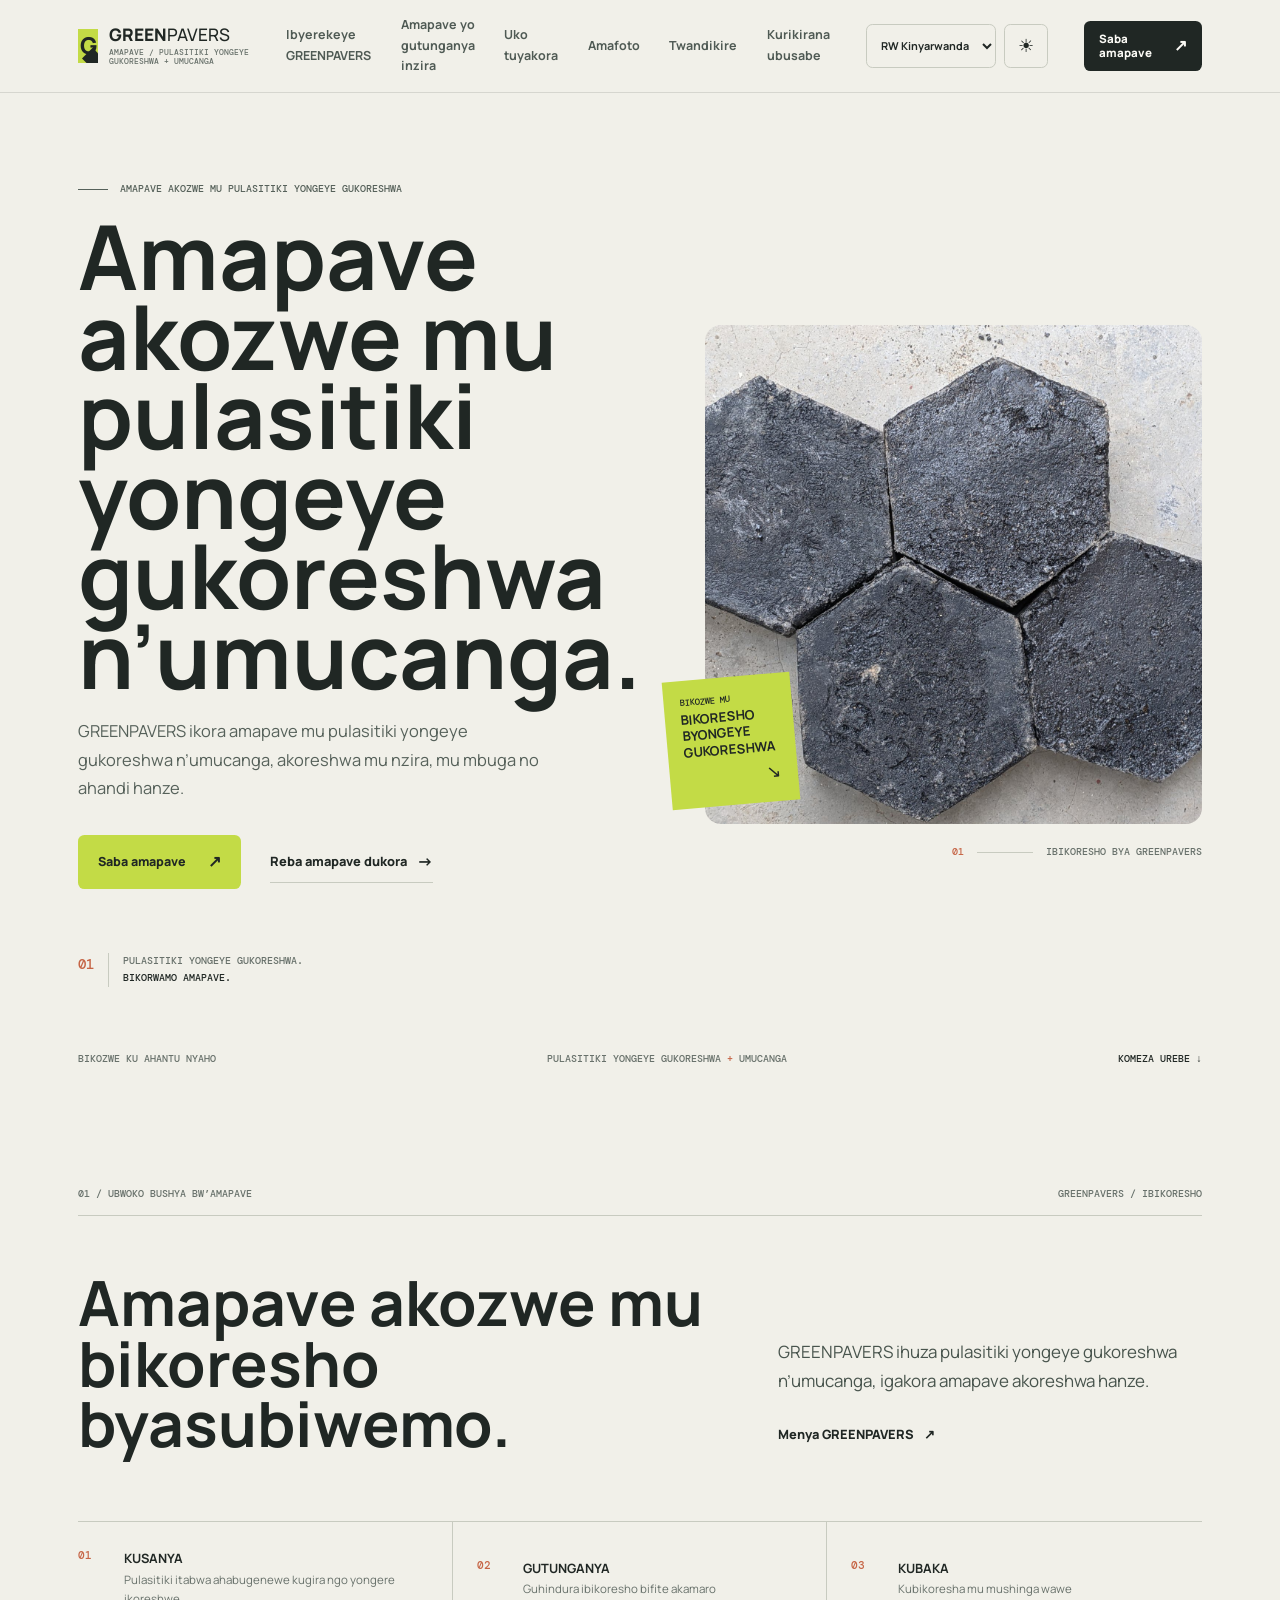
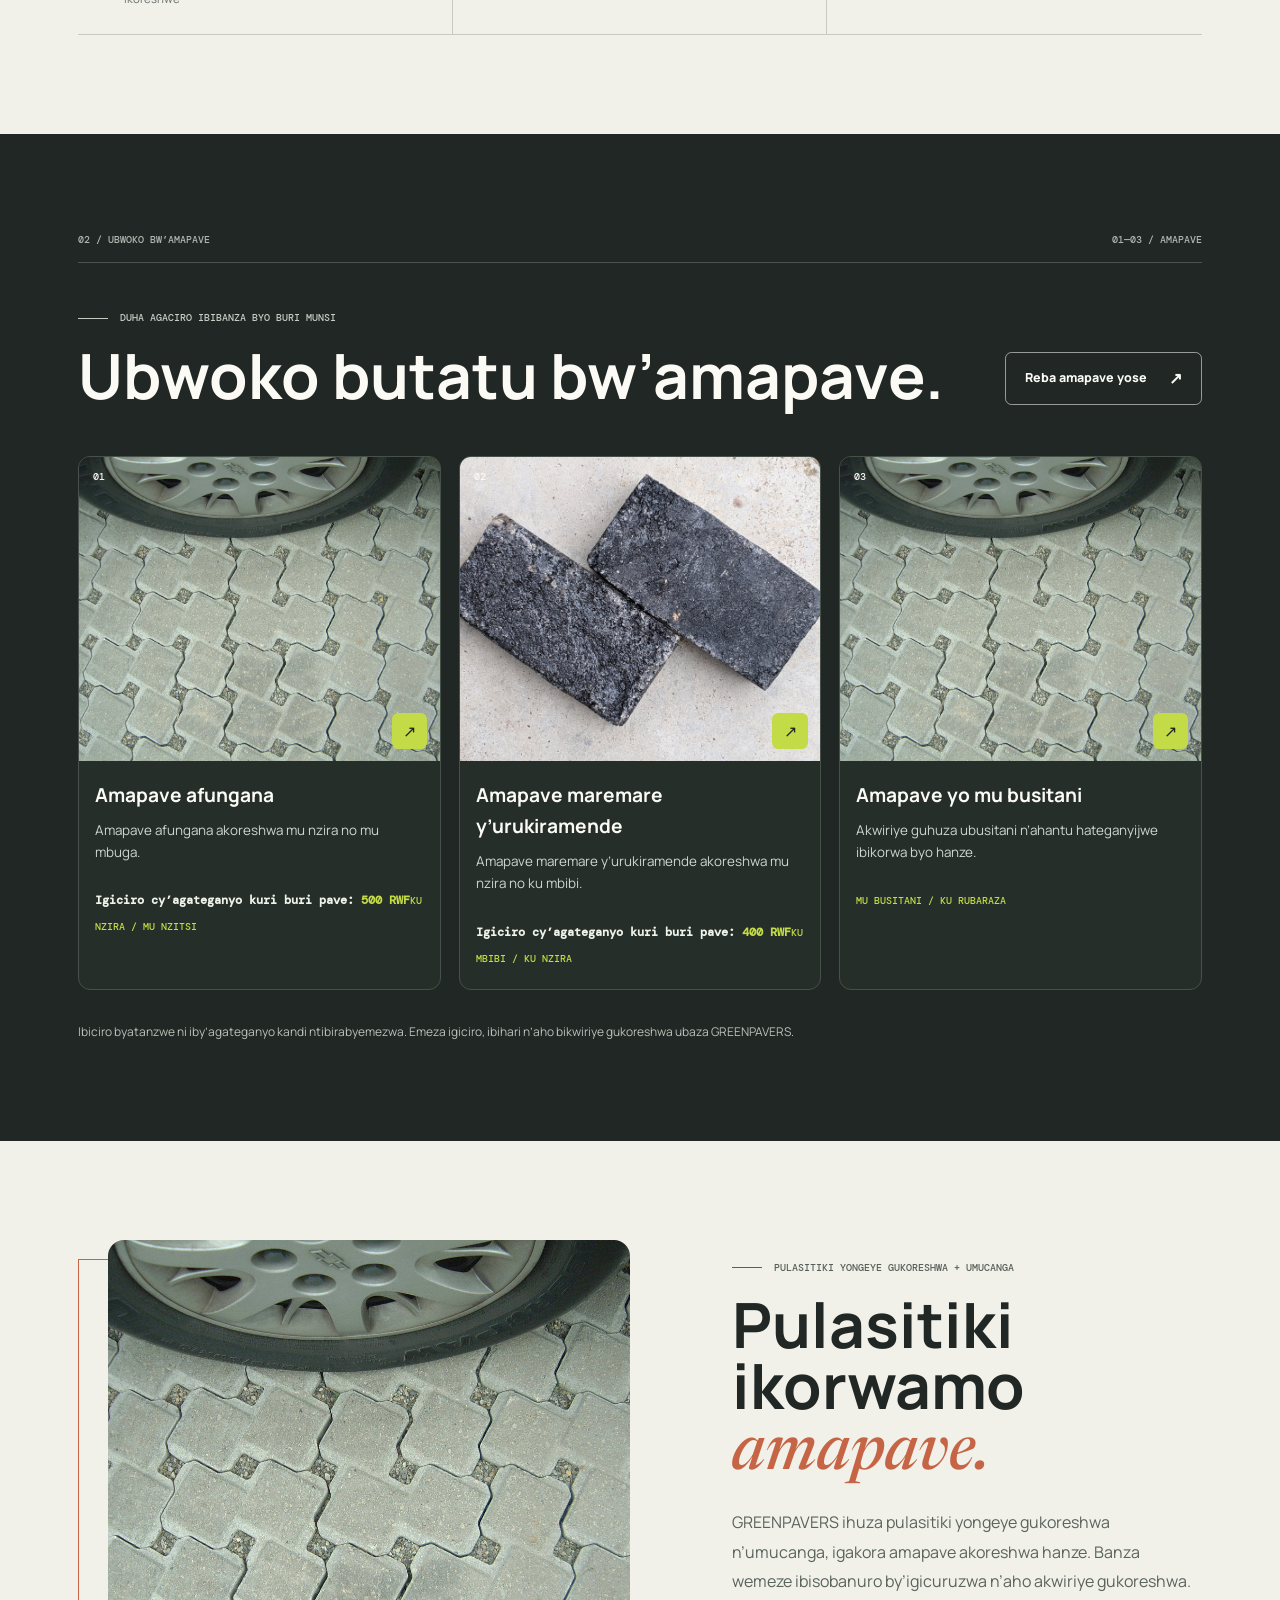
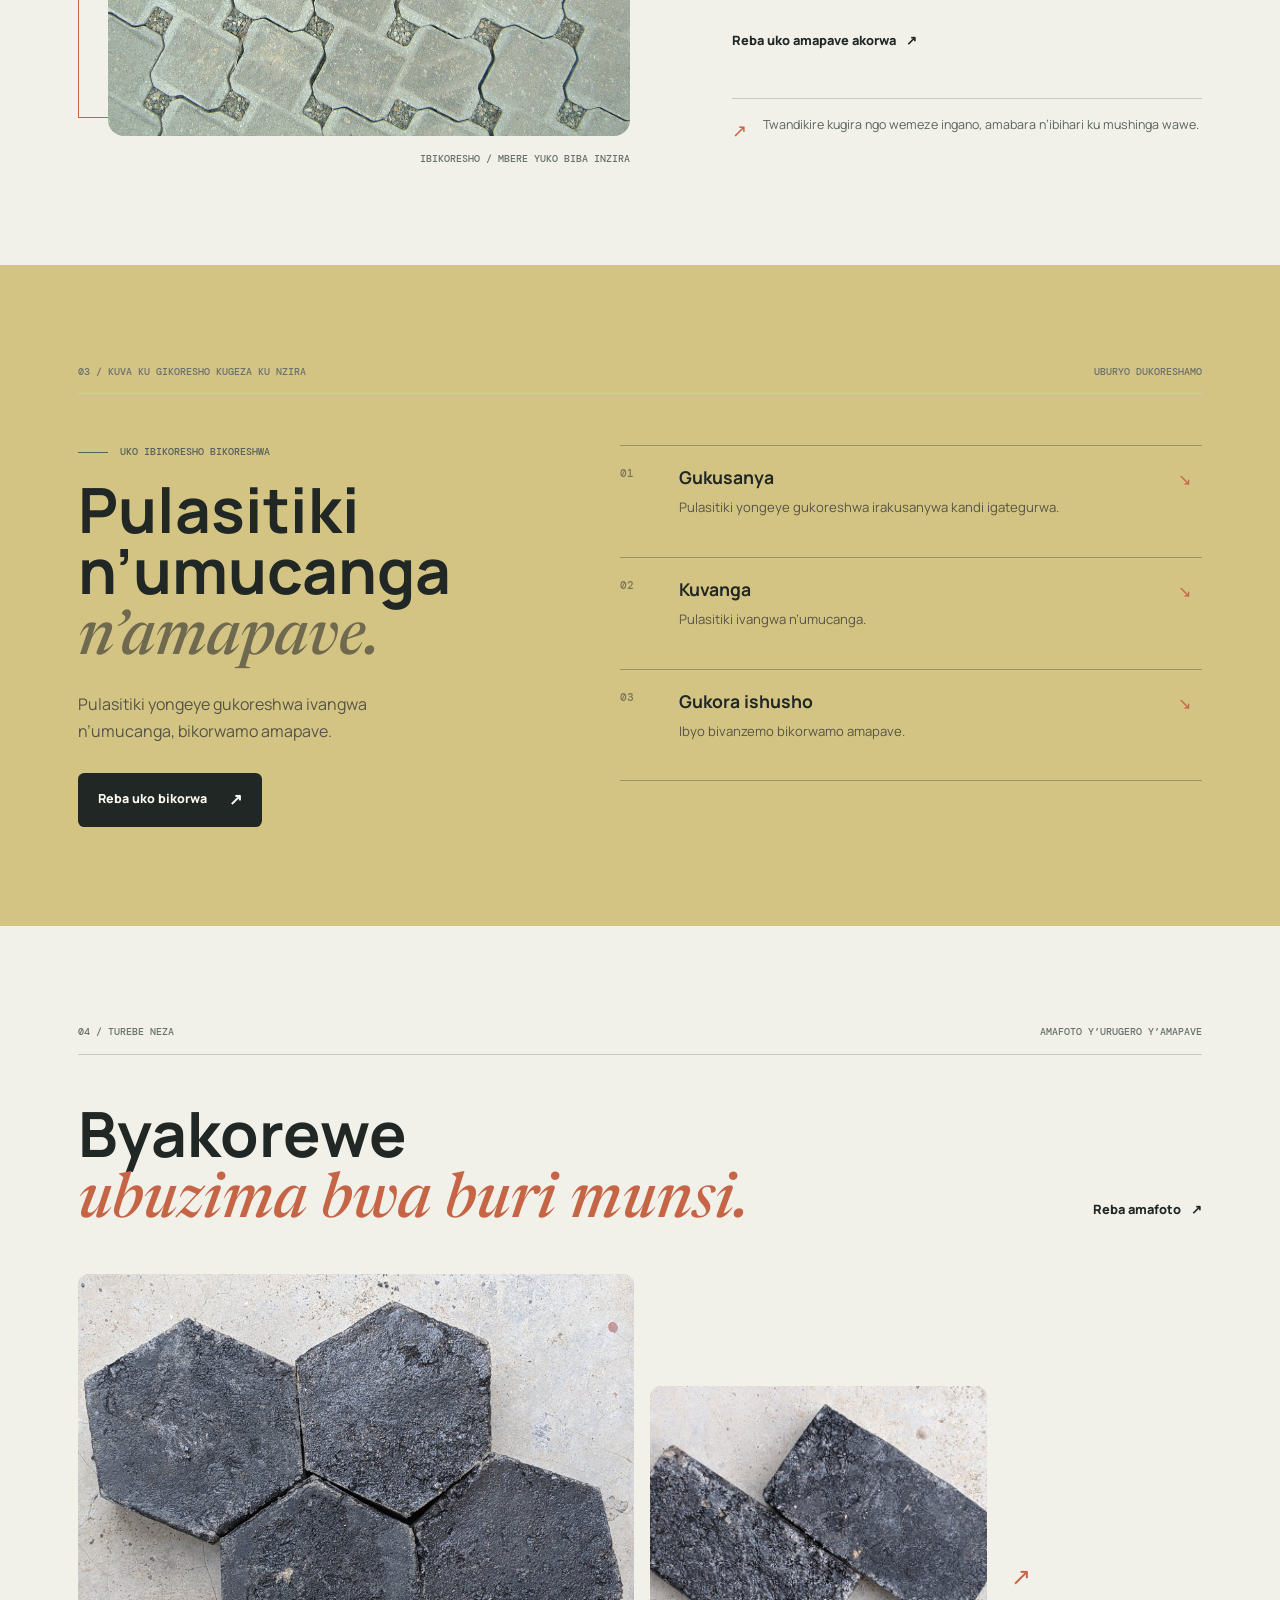
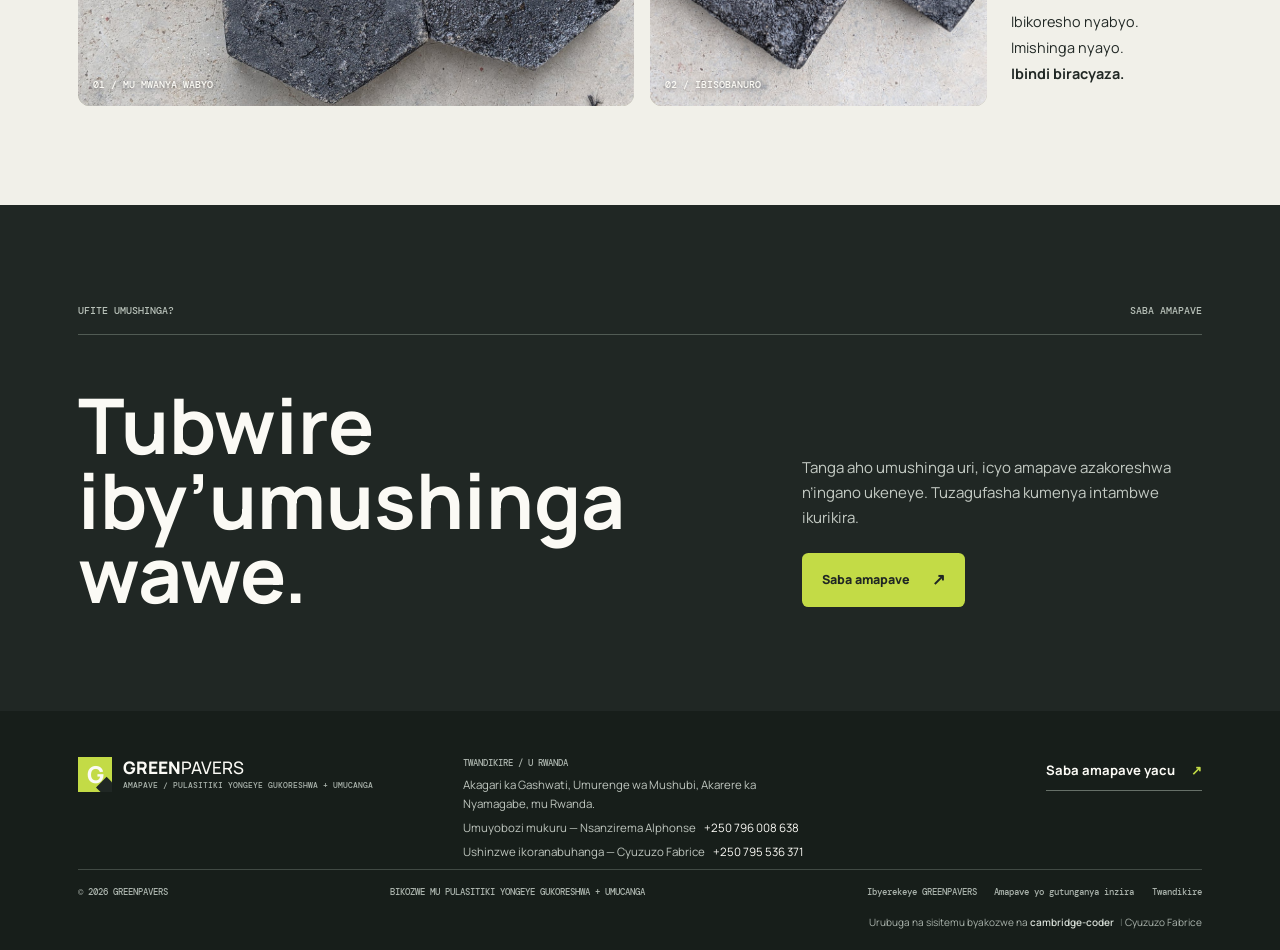
<file: customer/index.html>
<!doctype html>
<html lang="rw">
<head>
  <meta charset="utf-8">
  <meta name="viewport" content="width=device-width, initial-scale=1">
  <meta name="description" content="GREENPAVERS makes paving blocks from recycled plastic and sand for paths, courtyards and outdoor spaces.">
  <title>GREENPAVERS | Pavers from recycled plastic and sand</title>
  <link rel="stylesheet" href="css/site.css">
  <script src="js/site.js" defer></script>
</head>
<body>
  <a class="skip-link" href="#main">Skip to content</a>
  <header class="site-header">
    <a class="brand" href="index.html" aria-label="GREENPAVERS home"><span class="brand-icon" aria-hidden="true">G<span></span></span><span>GREEN<span class="brand-light">PAVERS</span><small>PAVERS / RECYCLED PLASTIC + SAND</small></span></a>
    <button class="nav-toggle" type="button" aria-expanded="false" aria-controls="primary-nav"><span></span><span></span><span class="visually-hidden">Toggle navigation</span></button>
    <nav class="primary-nav" id="primary-nav" aria-label="Main navigation">
      <div class="nav-links"><a href="about.html">About</a><a href="products.html">Pavers</a><a href="process.html">Our process</a><a href="gallery.html">Gallery</a><a href="contact.html">Contact</a><a href="track.html">Track request</a></div>
      <a class="button button-small button-dark nav-cta" href="request.html">Request pavers <span aria-hidden="true">↗</span></a>
    </nav>
  </header>

  <main id="main">
    <section class="hero">
      <div class="hero-copy">
        <p class="eyebrow"><span class="eyebrow-line"></span> PAVERS FROM RECYCLED PLASTIC + SAND</p>
        <h1>Pavers from<br><span>recycled plastic + sand.</span></h1>
        <p class="hero-intro">GREENPAVERS makes pavers from recycled plastic and sand for paths, courtyards and outdoor spaces.</p>
        <div class="button-row"><a class="button button-lime" href="request.html">Request pavers <span aria-hidden="true">↗</span></a><a class="text-link" href="products.html">Explore products <span aria-hidden="true">→</span></a></div>
        <div class="hero-note"><span class="note-mark" aria-hidden="true">01</span><span>RECYCLED PLASTIC.<br><strong>MADE INTO PAVERS.</strong></span></div>
      </div>
      <div class="hero-visual">
        <picture class="media-frame hero-frame"><source srcset="assets/images/paver1.jpg" type="image/jpeg"><img src="assets/images/paver1.jpg" alt="GREENPAVERS paver photo."></picture>
        <div class="image-index"><span>01</span><span class="index-rule"></span><span>GREENPAVERS MATERIALS</span></div>
        <div class="hero-stamp" aria-label="Made with recycled plastic and sand"><span>MADE FROM</span><strong>RECLAIMED<br>MATERIALS</strong><span class="stamp-arrow" aria-hidden="true">↘</span></div>
      </div>
      <div class="hero-bottom"><span>DESIGNED FOR REAL PLACES</span><span>RECYCLED PLASTIC <i>+</i> SAND</span><a href="#intro">SCROLL TO EXPLORE <span aria-hidden="true">↓</span></a></div>
    </section>

    <section class="intro-section section-pad" id="intro">
      <div class="section-kicker"><span>01 / WHAT WE MAKE</span><span>GREENPAVERS / MATERIALS</span></div>
      <div class="intro-grid"><h2>Pavers made<br><em>from recycled materials.</em></h2><div class="intro-copy"><p class="lead">GREENPAVERS combines recycled plastic and sand to make paving blocks for outdoor spaces.</p><a class="arrow-link" href="about.html">About GREENPAVERS <span aria-hidden="true">↗</span></a></div></div>
      <div class="principle-strip"><div><span class="strip-number">01</span><strong>RECOVER</strong><small>Plastic diverted for reuse</small></div><div><span class="strip-number">02</span><strong>REMAKE</strong><small>Made into useful products</small></div><div><span class="strip-number">03</span><strong>REBUILD</strong><small>Put to work in your project</small></div></div>
    </section>

    <section class="products-section section-pad section-dark">
      <div class="section-kicker"><span>02 / THE RANGE</span><span>01—03 / PAVERS</span></div>
      <div class="section-heading"><div><p class="eyebrow eyebrow-light"><span class="eyebrow-line"></span> EVERYDAY SURFACES, RECONSIDERED</p><h2>Three paver<br><em>styles.</em></h2></div><a class="button button-outline" href="products.html">View all pavers <span aria-hidden="true">↗</span></a></div>
      <div class="product-grid">
        <article class="product-card"><a class="product-image" href="products.html#interlocking"><picture><source srcset="assets/reference-interlocking-closeup.jpg" type="image/jpeg"><img src="assets/reference-interlocking-closeup.jpg" alt="Reference photograph of textured interlocking concrete pavers."></picture><span class="product-number">01</span><span class="image-arrow" aria-hidden="true">↗</span></a><div class="product-meta"><h3>Interlocking Pavers</h3><p>Interlocking blocks for paths and courtyards.</p><span class="product-price">Indicative price per paver: <span data-price-key="interlocking"></span></span><span>FOR PATHS / COURTYARDS</span></div></article>
        <article class="product-card"><a class="product-image" href="products.html#linear"><picture><source srcset="assets/images/paver2.jpg" type="image/jpeg"><img src="assets/images/paver2.jpg" alt="Owner-supplied photo of GREENPAVERS pavers."></picture><span class="product-number">02</span><span class="image-arrow" aria-hidden="true">↗</span></a><div class="product-meta"><h3>Linear / Rectangular Pavers</h3><p>Long rectangular blocks for walkways and edges.</p><span class="product-price">Indicative price per paver: <span data-price-key="linear"></span></span><span>FOR EDGES / WALKWAYS</span></div></article>
        <article class="product-card"><a class="product-image" href="products.html#landscape"><picture><source srcset="assets/reference-interlocking-closeup.jpg" type="image/jpeg"><img src="assets/reference-interlocking-closeup.jpg" alt="Reference photograph of interlocking pavers used on an outdoor surface."></picture><span class="product-number">03</span><span class="image-arrow" aria-hidden="true">↗</span></a><div class="product-meta"><h3>Landscape Pavers</h3><p>Modular blocks for garden paths and outdoor spaces.</p><span>FOR GARDENS / TERRACES</span></div></article>
      </div>
      <p class="spec-note">Proposed prices are indicative and not confirmed quotes. Confirm price, availability and project suitability with GREENPAVERS.</p>
    </section>

    <section class="impact-section section-pad">
      <div class="impact-visual"><picture class="media-frame impact-frame"><source srcset="assets/reference-interlocking-closeup.jpg" type="image/jpeg"><img src="assets/reference-interlocking-closeup.jpg" alt="Reference photograph of interlocking concrete pavers; it does not show GREENPAVERS materials."></picture><span class="impact-caption">MATERIALS / BEFORE THEY BECOME SURFACE</span></div>
      <div class="impact-copy"><p class="eyebrow"><span class="eyebrow-line"></span> RECYCLED PLASTIC + SAND</p><h2>Plastic made<br>into <em>pavers.</em></h2><p>GREENPAVERS combines recycled plastic and sand to make paving blocks for outdoor spaces. Confirm product details and suitability for your project.</p><a class="arrow-link" href="process.html">See how pavers are made <span aria-hidden="true">↗</span></a><div class="impact-callout"><span aria-hidden="true">↗</span><span>Ask us to confirm sizes, colors and availability for your project.</span></div></div>
    </section>

    <section class="process-teaser section-pad section-ochre">
      <div class="section-kicker"><span>03 / FROM MATERIAL TO PLACE</span><span>OUR APPROACH</span></div>
      <div class="process-layout"><div><p class="eyebrow"><span class="eyebrow-line"></span> HOW THE MATERIALS ARE USED</p><h2>Plastic, sand<br><em>and pavers.</em></h2><p class="process-summary">Recycled plastic is combined with sand and formed into paving blocks.</p><a class="button button-dark" href="process.html">See the process <span aria-hidden="true">↗</span></a></div><ol class="process-steps"><li><span>01</span><div><h3>Collect</h3><p>Recycled plastic is collected and prepared.</p></div><b aria-hidden="true">↘</b></li><li><span>02</span><div><h3>Combine</h3><p>Plastic is combined with sand.</p></div><b aria-hidden="true">↘</b></li><li><span>03</span><div><h3>Form</h3><p>The mix is formed into paving blocks.</p></div><b aria-hidden="true">↘</b></li></ol></div>
    </section>

    <section class="gallery-teaser section-pad">
      <div class="section-kicker"><span>04 / A CLOSER LOOK</span><span>REFERENCE PAVER PHOTOS</span></div>
      <div class="gallery-heading"><h2>Made for the<br><em>everyday.</em></h2><a class="arrow-link" href="gallery.html">Visit the gallery <span aria-hidden="true">↗</span></a></div>
      <div class="gallery-preview"><a class="gallery-tile gallery-tile-large" href="gallery.html"><picture><source srcset="assets/images/paver1.jpg" type="image/jpeg"><img src="assets/images/paver1.jpg" alt="GREENPAVERS paver photo."></picture><span>01 / IN PLACE</span></a><a class="gallery-tile gallery-tile-small" href="gallery.html"><picture><source srcset="assets/images/paver2.jpg" type="image/jpeg"><img src="assets/images/paver2.jpg" alt="Owner-supplied photo of GREENPAVERS pavers."></picture><span>02 / THE DETAIL</span></a><div class="gallery-note"><span aria-hidden="true">↗</span><p>Real materials.<br>Real projects.<br><strong>More to come.</strong></p></div></div>
    </section>

    <section class="closing-cta section-pad"><div class="closing-line"><span>HAVE A PROJECT?</span><span>REQUEST PAVERS</span></div><div class="closing-content"><h2>Tell us about<br><em>your project.</em></h2><div><p>Share the location, intended use and approximate quantity. We will help confirm the next steps.</p><a class="button button-lime" href="request.html">Request pavers <span aria-hidden="true">↗</span></a></div></div></section>
  </main>

  <footer class="site-footer"><div class="footer-main"><a class="brand brand-footer" href="index.html" aria-label="GREENPAVERS home"><span class="brand-icon" aria-hidden="true">G<span></span></span><span>GREEN<span class="brand-light">PAVERS</span><small>PAVERS / RECYCLED PLASTIC + SAND</small></span></a><div class="footer-contact"><span>CONTACT / RWANDA</span><address>Gashwati Cell, Mushubi Sector, Nyamagabe District, Rwanda.</address><p><span>CEO — Nsanzirema Alphonse</span><a href="tel:+250796008638">+250 796 008 638</a></p><p><span>IT contact — Cyuzuzo Fabrice</span><a href="tel:+250795536371">+250 795 536 371</a></p></div><a class="footer-action" href="request.html">Request our pavers <span aria-hidden="true">↗</span></a></div><div class="footer-bottom"><span>© <span data-year>2026</span> GREENPAVERS</span><span>MADE WITH RECYCLED PLASTIC + SAND</span><div><a href="about.html">About</a><a href="products.html">Pavers</a><a href="contact.html">Contact</a></div></div><div class="footer-credit"><span>Website &amp; System developed by <strong>cambridge-coder</strong></span><span class="footer-credit-name">Cyuzuzo Fabrice</span></div></footer>
</body>
</html>
</file>
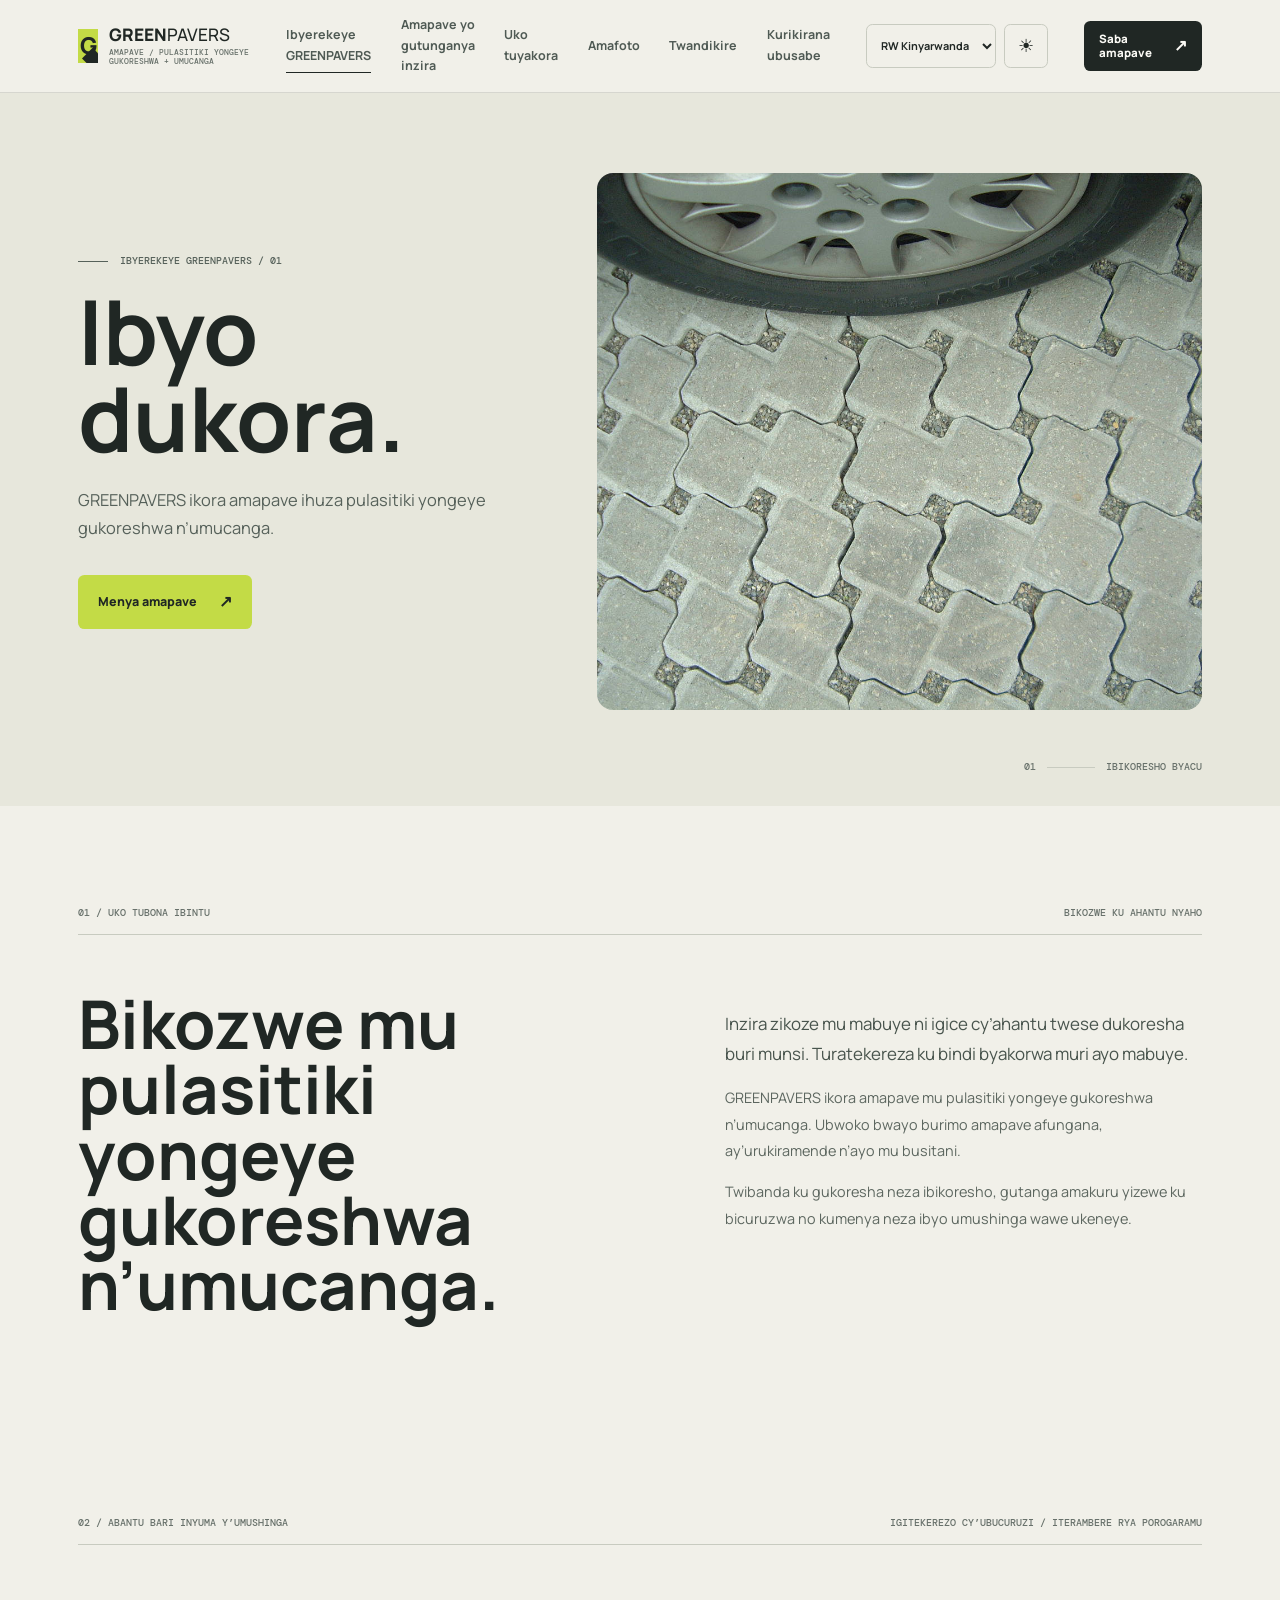
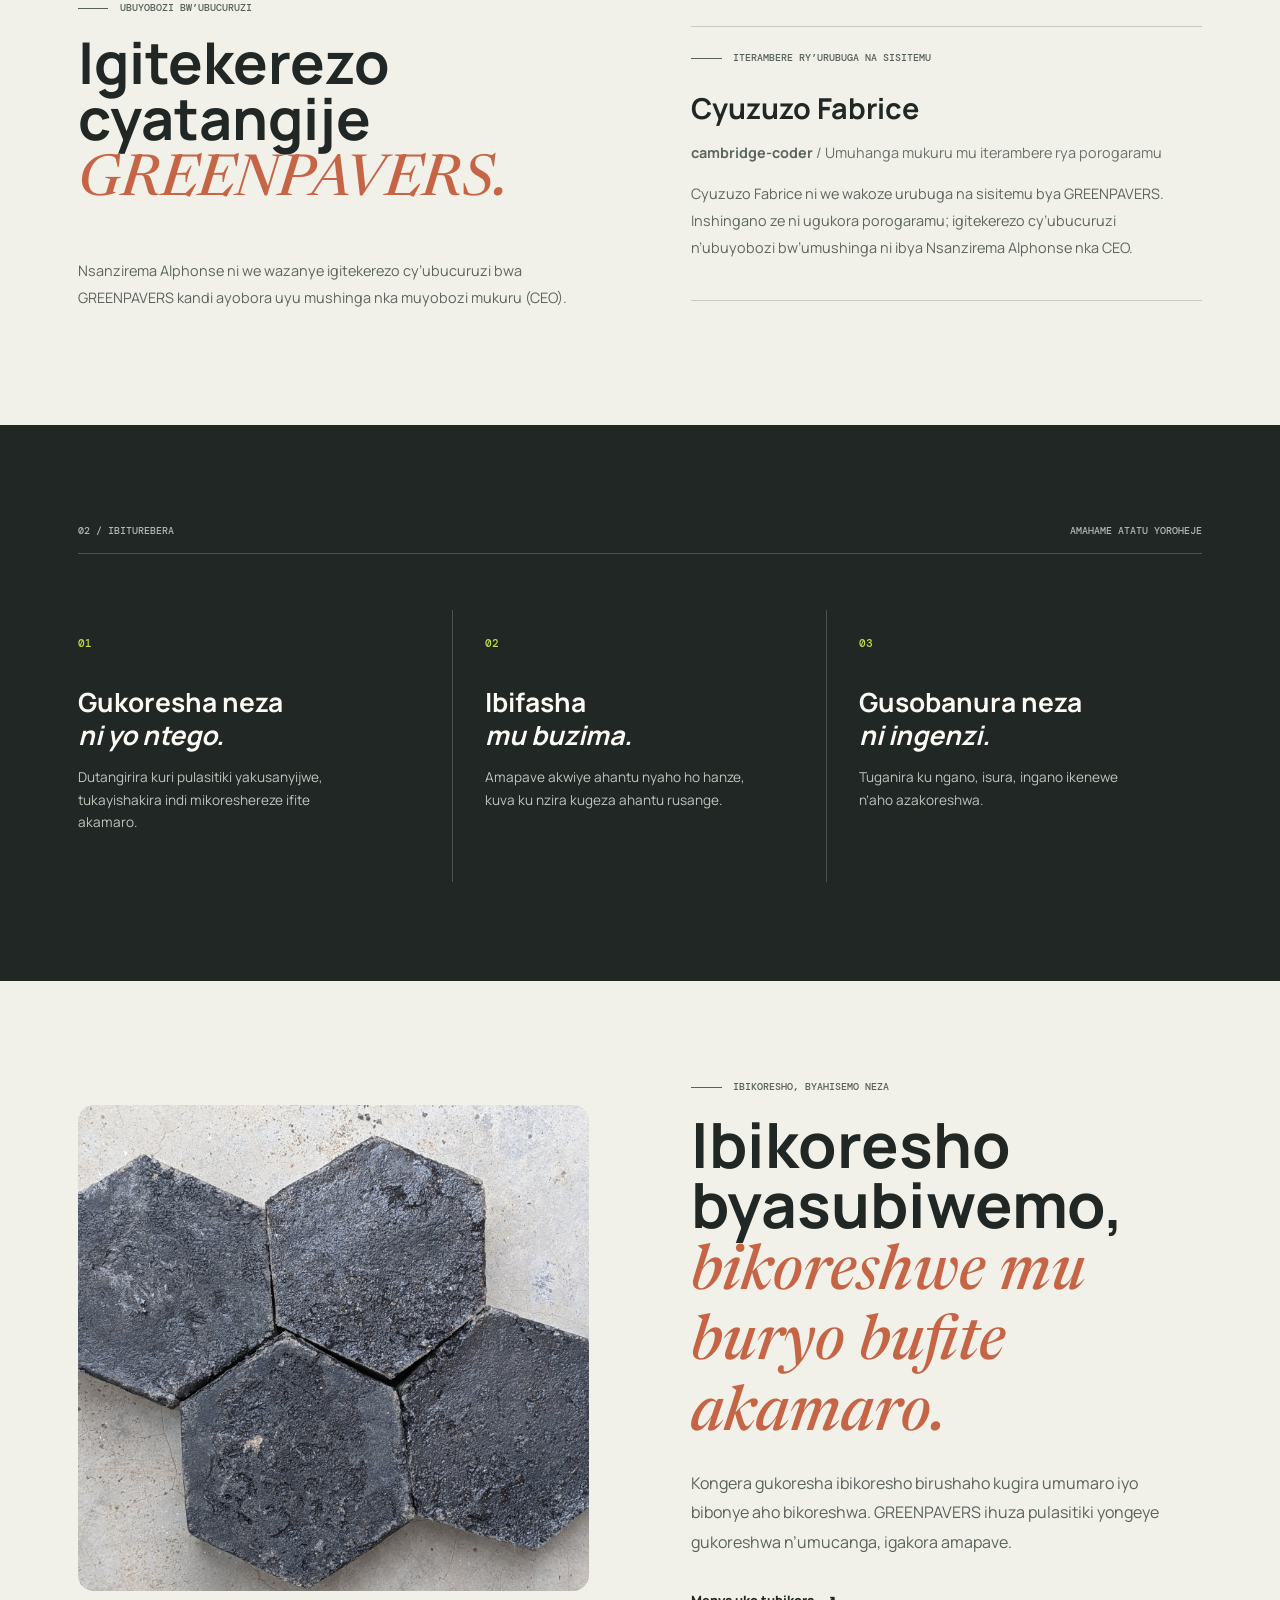
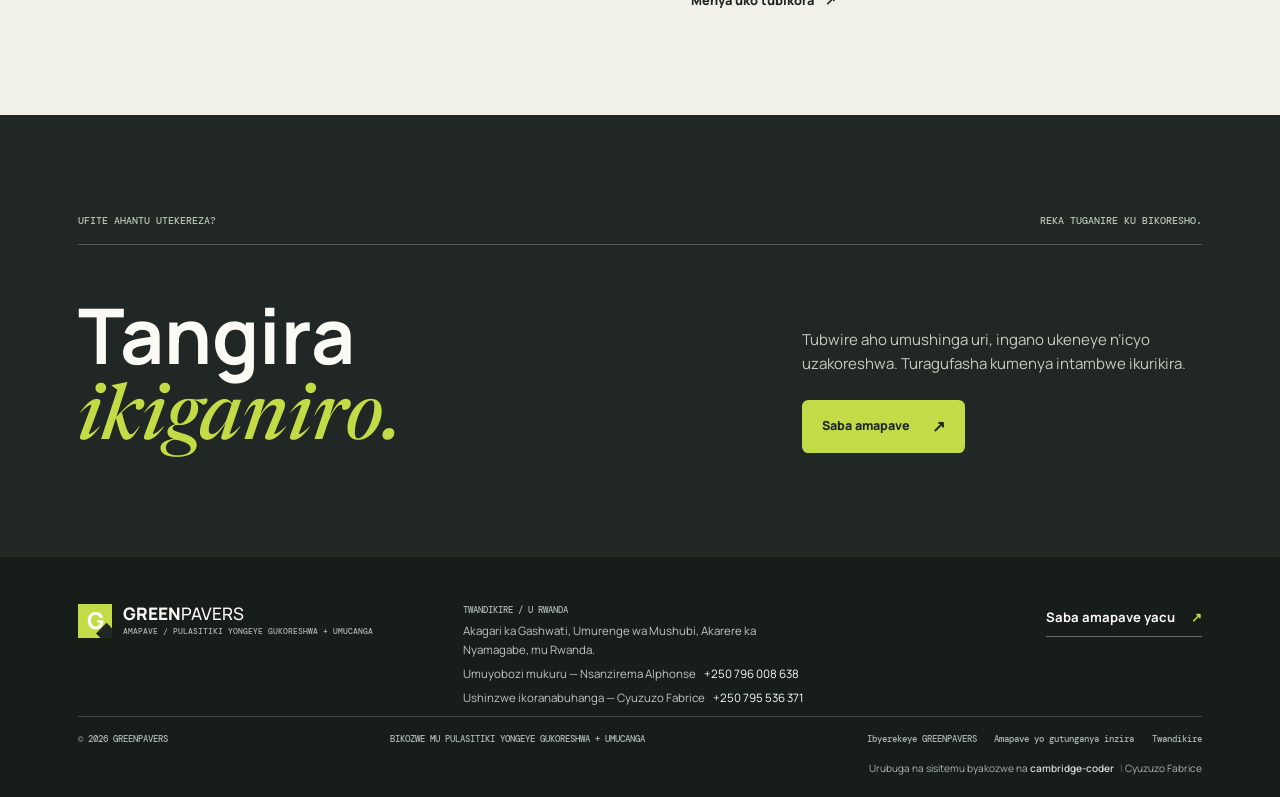
<file: customer/about.html>
<!doctype html>
<html lang="rw">
<head>
  <meta charset="utf-8"><meta name="viewport" content="width=device-width, initial-scale=1">
  <meta name="description" content="Learn about the GREENPAVERS business idea and the people behind its website and system.">
  <title>About GREENPAVERS | What we make</title><link rel="stylesheet" href="css/site.css"><script src="js/site.js" defer></script>
</head>
<body><a class="skip-link" href="#main">Skip to content</a>
  <header class="site-header"><a class="brand" href="index.html" aria-label="GREENPAVERS home"><span class="brand-icon" aria-hidden="true">G<span></span></span><span>GREEN<span class="brand-light">PAVERS</span><small>PAVERS / RECYCLED PLASTIC + SAND</small></span></a><button class="nav-toggle" type="button" aria-expanded="false" aria-controls="primary-nav"><span></span><span></span><span class="visually-hidden">Toggle navigation</span></button><nav class="primary-nav" id="primary-nav" aria-label="Main navigation"><div class="nav-links"><a href="about.html" aria-current="page">About</a><a href="products.html">Pavers</a><a href="process.html">Our process</a><a href="gallery.html">Gallery</a><a href="contact.html">Contact</a><a href="track.html">Track request</a></div><a class="button button-small button-dark nav-cta" href="request.html">Request pavers <span aria-hidden="true">↗</span></a></nav></header>
  <main id="main">
    <section class="page-hero page-hero-split"><div class="page-hero-copy"><p class="eyebrow"><span class="eyebrow-line"></span> ABOUT GREENPAVERS / 01</p><h1>What we<br><em>make.</em></h1><p>GREENPAVERS makes paving blocks by combining recycled plastic and sand.</p><a class="button button-lime" href="products.html">Meet the pavers <span aria-hidden="true">↗</span></a></div><picture class="media-frame page-hero-image"><source srcset="assets/reference-interlocking-closeup.jpg" type="image/jpeg"><img src="assets/reference-interlocking-closeup.jpg" alt="Reference photograph of textured interlocking pavers; not a GREENPAVERS product."></picture><div class="page-hero-index">01 <span></span> OUR MATERIALS</div></section>
    <section class="statement-section section-pad"><div class="section-kicker"><span>01 / OUR POINT OF VIEW</span><span>MADE FOR REAL PLACES</span></div><div class="statement-grid"><h2>Made from<br>recycled plastic<br><em>and sand.</em></h2><div><p class="lead">Paving blocks are used in paths, courtyards and other outdoor spaces. We make them using recycled plastic and sand.</p><p>GREENPAVERS makes paving blocks from recycled plastic and sand. The range includes interlocking, linear and landscape styles.</p><p>We will share confirmed product details and ask about your project needs.</p></div></div></section>
    <section class="people-section section-pad"><div class="section-kicker"><span>02 / THE PEOPLE BEHIND THE PROJECT</span><span>BUSINESS IDEA / SOFTWARE DEVELOPMENT</span></div><div class="people-grid"><div><p class="eyebrow"><span class="eyebrow-line"></span> BUSINESS LEADERSHIP</p><h2>The idea<br>behind <em>GREENPAVERS.</em></h2><p>Nsanzirema Alphonse originated the GREENPAVERS business idea and leads the project as its CEO.</p></div><div class="developer-credit"><p class="eyebrow"><span class="eyebrow-line"></span> WEBSITE &amp; SYSTEM DEVELOPMENT</p><h3>Cyuzuzo Fabrice</h3><p><strong>cambridge-coder</strong> <span>/ Senior Software Developer</span></p><p>Cyuzuzo Fabrice developed the GREENPAVERS website and system. His role is software development; the business idea and project leadership belong to Nsanzirema Alphonse as CEO.</p></div></div></section>
    <section class="values-section section-pad section-dark"><div class="section-kicker"><span>02 / WHAT GUIDES US</span><span>THREE SIMPLE PRINCIPLES</span></div><div class="values-grid"><article><span>01</span><h3>Resourceful<br>by design.</h3><p>We start with recovered plastic and look for a useful next application.</p></article><article><span>02</span><h3>Practical<br>by nature.</h3><p>Pavers should make sense in real outdoor spaces, from paths to shared areas.</p></article><article><span>03</span><h3>Clear<br>by default.</h3><p>We discuss the details that matter: format, finish, quantity and intended use.</p></article></div></section>
    <section class="about-materials section-pad"><picture class="media-frame materials-image"><source srcset="assets/images/paver1.jpg" type="image/jpeg"><img src="assets/images/paver1.jpg" alt="GREENPAVERS paver photo."></picture><div><p class="eyebrow"><span class="eyebrow-line"></span> MATERIALS, WITH INTENTION</p><h2>Recycled materials,<br><em>put to use.</em></h2><p>Recycling is most meaningful when material finds a useful destination. By combining recycled plastic with sand, GREENPAVERS makes paving blocks for projects that value a more considered choice.</p><a class="arrow-link" href="process.html">Learn about our process <span aria-hidden="true">↗</span></a></div></section>
    <section class="closing-cta section-pad"><div class="closing-line"><span>HAVE A PLACE IN MIND?</span><span>LET’S TALK MATERIALS.</span></div><div class="closing-content"><h2>Start with<br><em>a conversation.</em></h2><div><p>Tell us about your site, quantity and intended use. We’ll help you explore the next step.</p><a class="button button-lime" href="request.html">Request pavers <span aria-hidden="true">↗</span></a></div></div></section>
  </main>
  <footer class="site-footer"><div class="footer-main"><a class="brand brand-footer" href="index.html" aria-label="GREENPAVERS home"><span class="brand-icon" aria-hidden="true">G<span></span></span><span>GREEN<span class="brand-light">PAVERS</span><small>PAVERS / RECYCLED PLASTIC + SAND</small></span></a><div class="footer-contact"><span>CONTACT / RWANDA</span><address>Gashwati Cell, Mushubi Sector, Nyamagabe District, Rwanda.</address><p><span>CEO — Nsanzirema Alphonse</span><a href="tel:+250796008638">+250 796 008 638</a></p><p><span>IT contact — Cyuzuzo Fabrice</span><a href="tel:+250795536371">+250 795 536 371</a></p></div><a class="footer-action" href="request.html">Request our pavers <span aria-hidden="true">↗</span></a></div><div class="footer-bottom"><span>© <span data-year>2026</span> GREENPAVERS</span><span>MADE WITH RECYCLED PLASTIC + SAND</span><div><a href="about.html">About</a><a href="products.html">Pavers</a><a href="contact.html">Contact</a></div></div><div class="footer-credit"><span>Website &amp; System developed by <strong>cambridge-coder</strong></span><span class="footer-credit-name">Cyuzuzo Fabrice</span></div></footer>
</body></html>
</file>
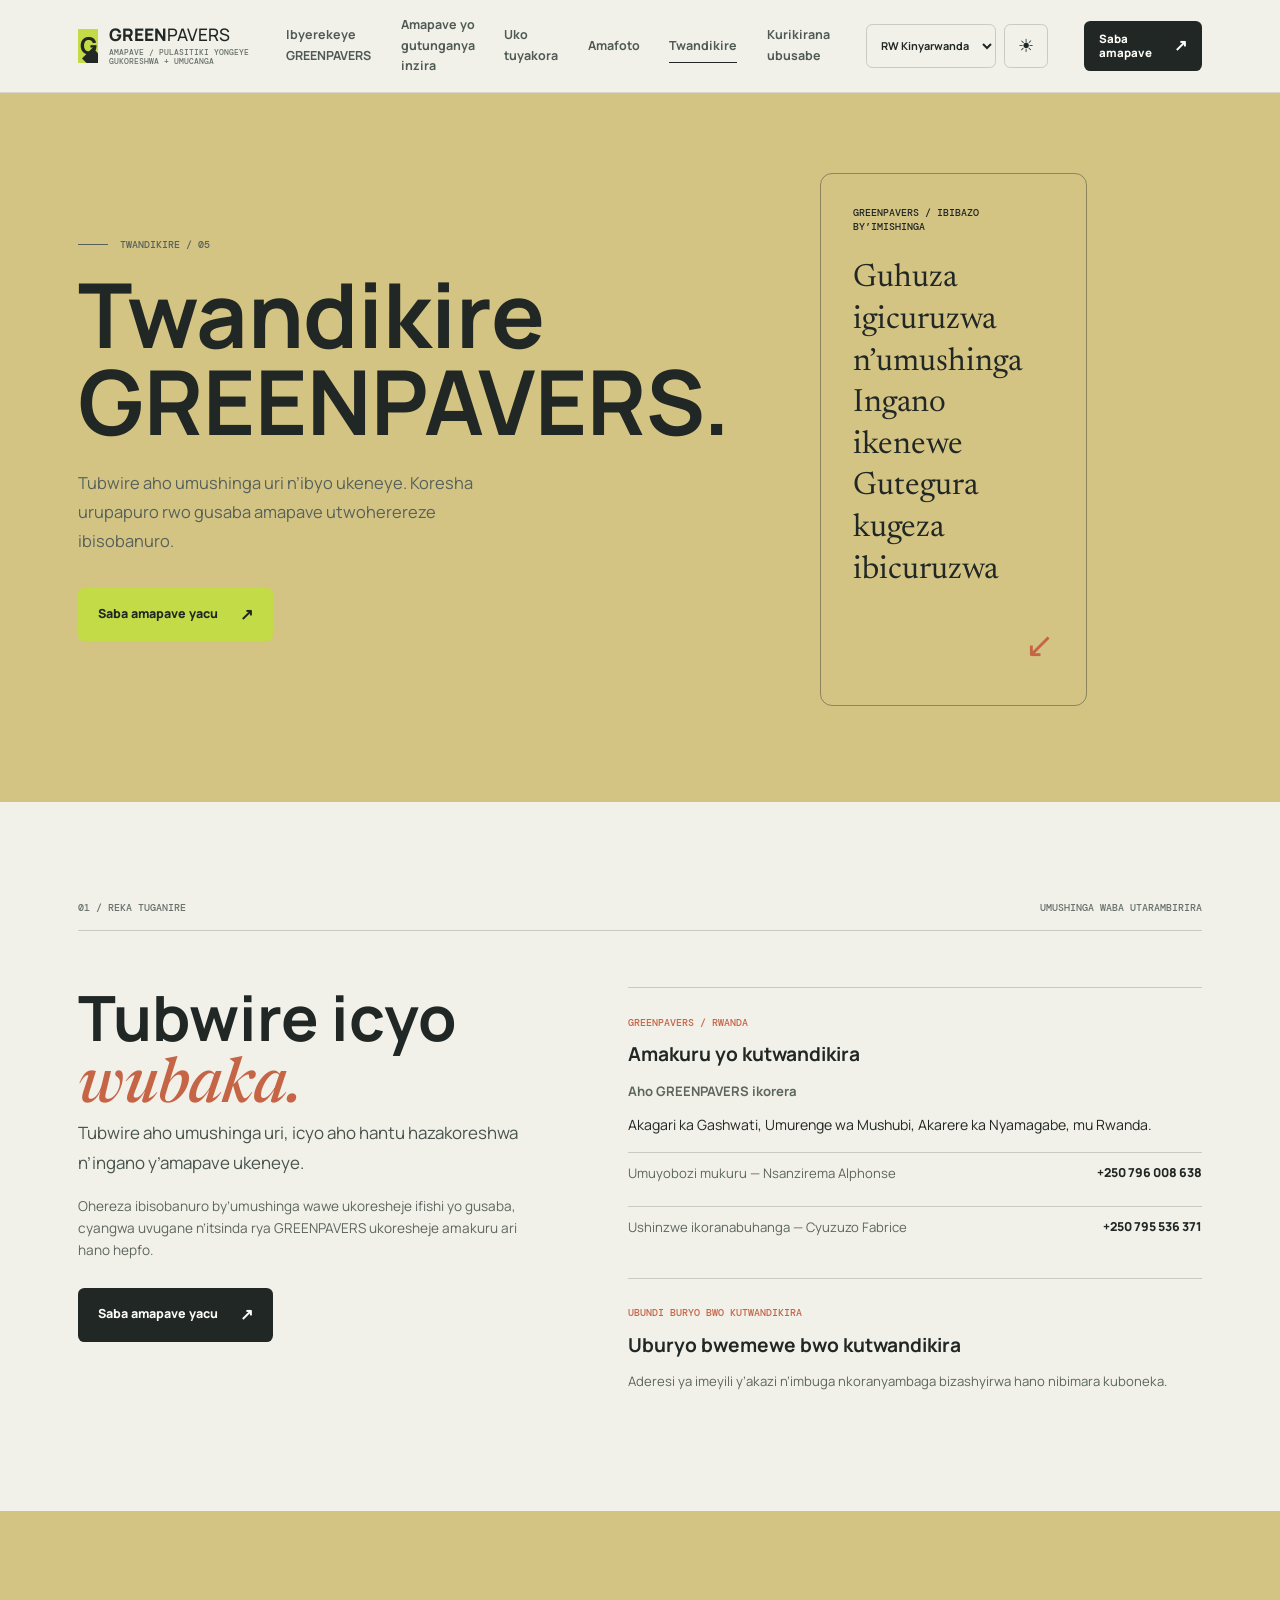
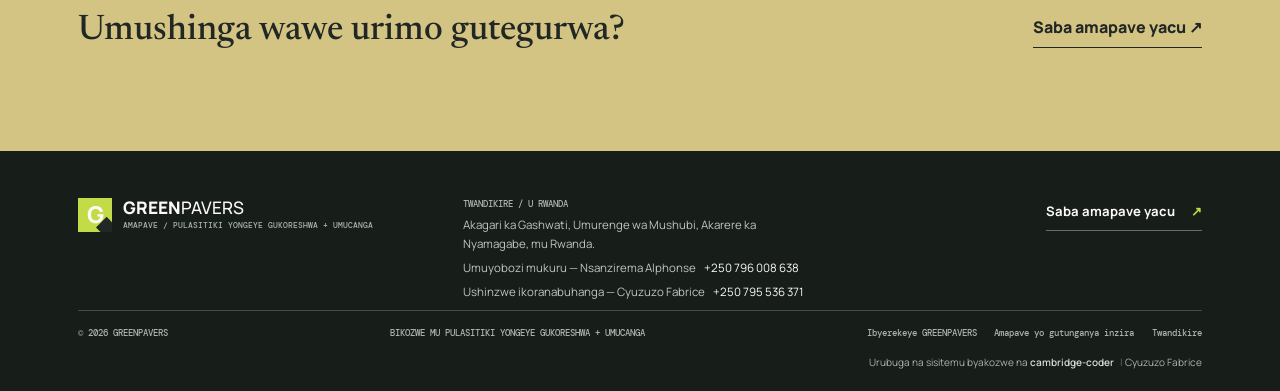
<file: customer/contact.html>
<!doctype html>
<html lang="rw">
<head><meta charset="utf-8"><meta name="viewport" content="width=device-width, initial-scale=1"><meta name="description" content="Contact GREENPAVERS in Gashwati Cell, Mushubi Sector, Nyamagabe District, Rwanda."><title>Contact GREENPAVERS</title><link rel="stylesheet" href="css/site.css"><script src="js/site.js" defer></script></head>
<body><a class="skip-link" href="#main">Skip to content</a>
  <header class="site-header"><a class="brand" href="index.html" aria-label="GREENPAVERS home"><span class="brand-icon" aria-hidden="true">G<span></span></span><span>GREEN<span class="brand-light">PAVERS</span><small>PAVERS / RECYCLED PLASTIC + SAND</small></span></a><button class="nav-toggle" type="button" aria-expanded="false" aria-controls="primary-nav"><span></span><span></span><span class="visually-hidden">Toggle navigation</span></button><nav class="primary-nav" id="primary-nav" aria-label="Main navigation"><div class="nav-links"><a href="about.html">About</a><a href="products.html">Pavers</a><a href="process.html">Our process</a><a href="gallery.html">Gallery</a><a href="contact.html" aria-current="page">Contact</a><a href="track.html">Track request</a></div><a class="button button-small button-dark nav-cta" href="request.html">Request pavers <span aria-hidden="true">↗</span></a></nav></header>
  <main id="main">
    <section class="page-hero contact-hero"><div class="page-hero-copy"><p class="eyebrow"><span class="eyebrow-line"></span> CONTACT / 05</p><h1>Contact<br><em>GREENPAVERS.</em></h1><p>Tell us where the project is and what you need. Use the request form to send the details.</p><a class="button button-lime" href="request.html">Request our pavers <span aria-hidden="true">↗</span></a></div><div class="contact-side-note"><span>GREENPAVERS / PROJECT ENQUIRIES</span><p>Product fit<br>Quantities<br>Delivery planning</p><span class="contact-side-mark" aria-hidden="true">↙</span></div></section>
    <section class="contact-content section-pad"><div class="section-kicker"><span>01 / LET’S TALK</span><span>NO PROJECT TOO EARLY</span></div><div class="contact-grid"><div><h2>Tell us what<br>you’re <em>building.</em></h2><p class="lead">Tell us the project location, what the space will be used for and how many pavers you need.</p><p>Send your project details through the request form, or contact the team directly using the details below.</p><a class="button button-dark contact-request-link" href="request.html">Request our pavers <span aria-hidden="true">↗</span></a></div><div class="contact-route"><section class="contact-details" aria-labelledby="contact-details-heading"><span>GREENPAVERS / RWANDA</span><h3 id="contact-details-heading">Contact details</h3><p class="contact-location-label">Business location</p><address>Gashwati Cell, Mushubi Sector, Nyamagabe District, Rwanda.</address><p class="contact-person"><span>CEO — Nsanzirema Alphonse</span><a href="tel:+250796008638">+250 796 008 638</a></p><p class="contact-person"><span>IT contact — Cyuzuzo Fabrice</span><a href="tel:+250795536371">+250 795 536 371</a></p></section><section class="contact-future"><span>MORE WAYS TO CONNECT</span><h3>Official channels</h3><p>Official business email and social links will be listed here when available.</p></section></div></div></section>
    <section class="contact-band section-pad section-ochre"><p>Have a project taking shape?</p><a href="request.html">Request our pavers <span aria-hidden="true">↗</span></a></section>
  </main>
  <footer class="site-footer"><div class="footer-main"><a class="brand brand-footer" href="index.html" aria-label="GREENPAVERS home"><span class="brand-icon" aria-hidden="true">G<span></span></span><span>GREEN<span class="brand-light">PAVERS</span><small>PAVERS / RECYCLED PLASTIC + SAND</small></span></a><div class="footer-contact"><span>CONTACT / RWANDA</span><address>Gashwati Cell, Mushubi Sector, Nyamagabe District, Rwanda.</address><p><span>CEO — Nsanzirema Alphonse</span><a href="tel:+250796008638">+250 796 008 638</a></p><p><span>IT contact — Cyuzuzo Fabrice</span><a href="tel:+250795536371">+250 795 536 371</a></p></div><a class="footer-action" href="request.html">Request our pavers <span aria-hidden="true">↗</span></a></div><div class="footer-bottom"><span>© <span data-year>2026</span> GREENPAVERS</span><span>MADE WITH RECYCLED PLASTIC + SAND</span><div><a href="about.html">About</a><a href="products.html">Pavers</a><a href="contact.html">Contact</a></div></div><div class="footer-credit"><span>Website &amp; System developed by <strong>cambridge-coder</strong></span><span class="footer-credit-name">Cyuzuzo Fabrice</span></div></footer>
</body></html>
</file>
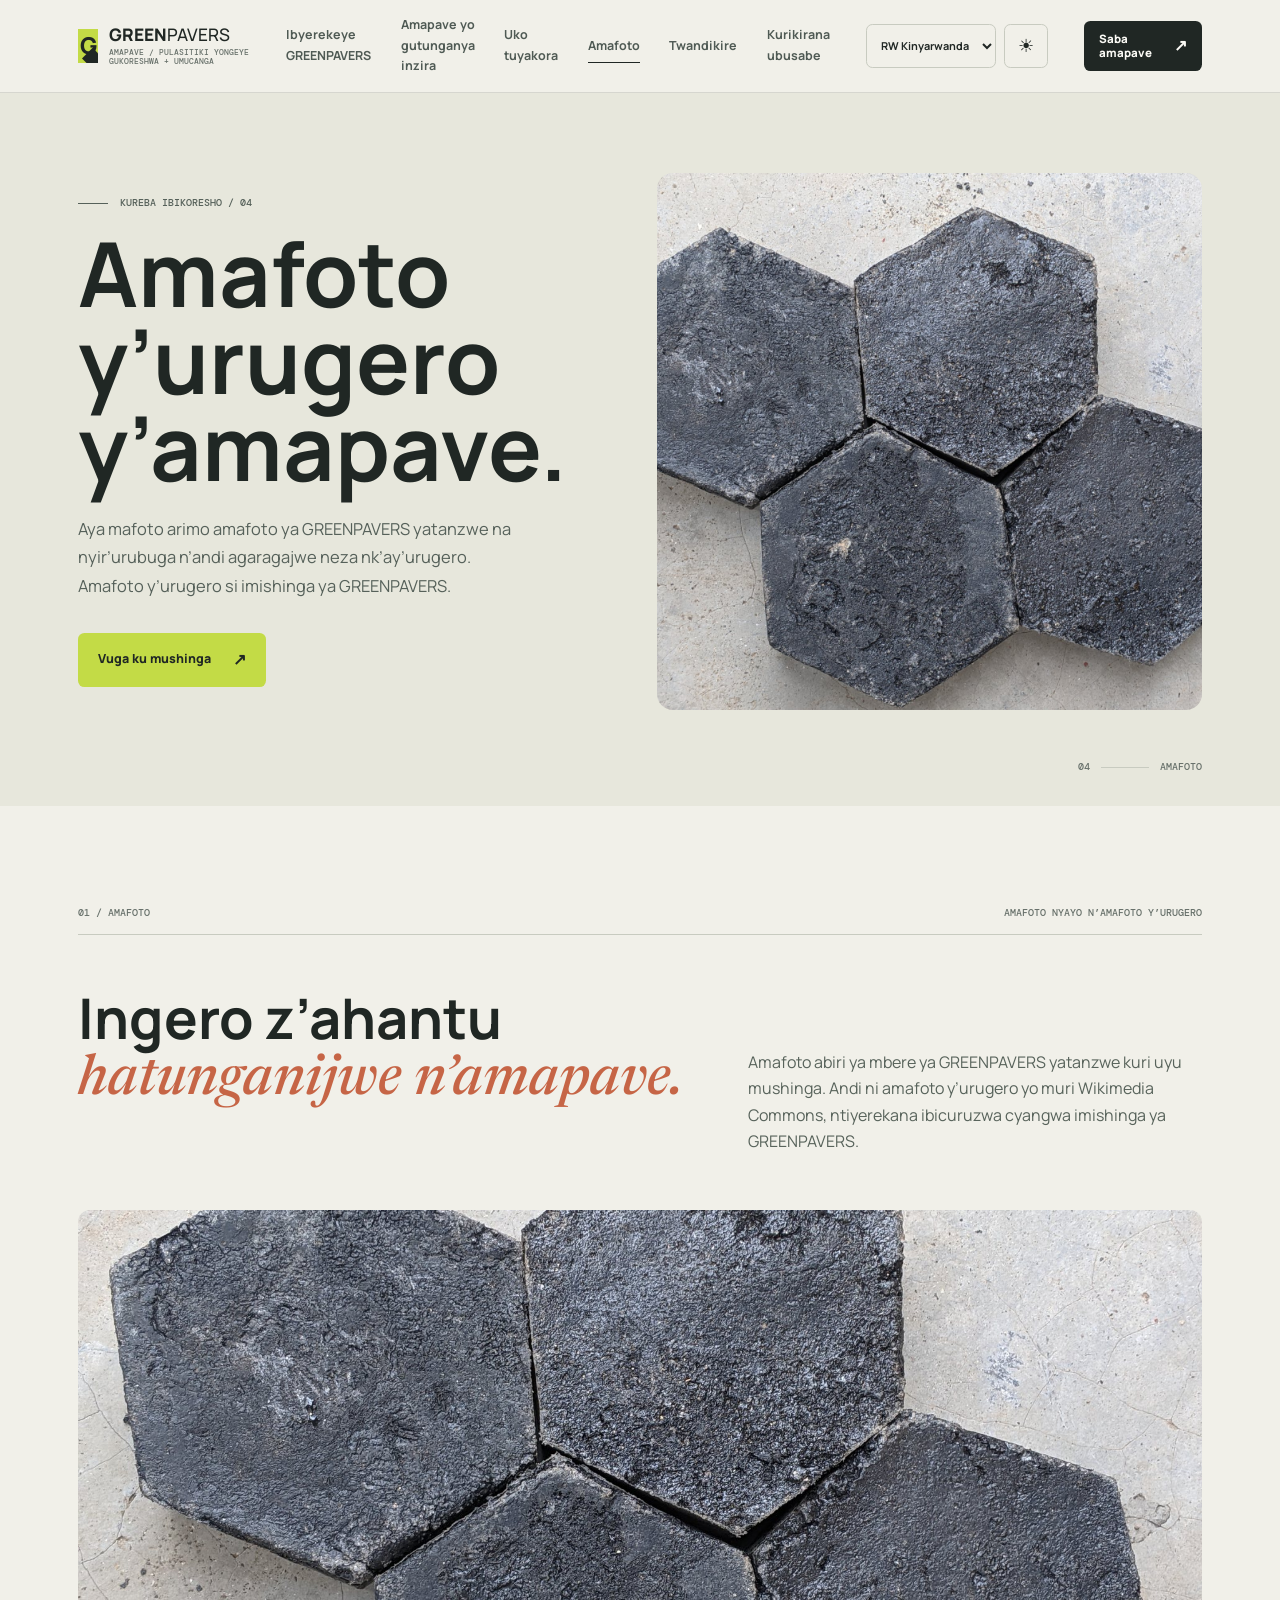
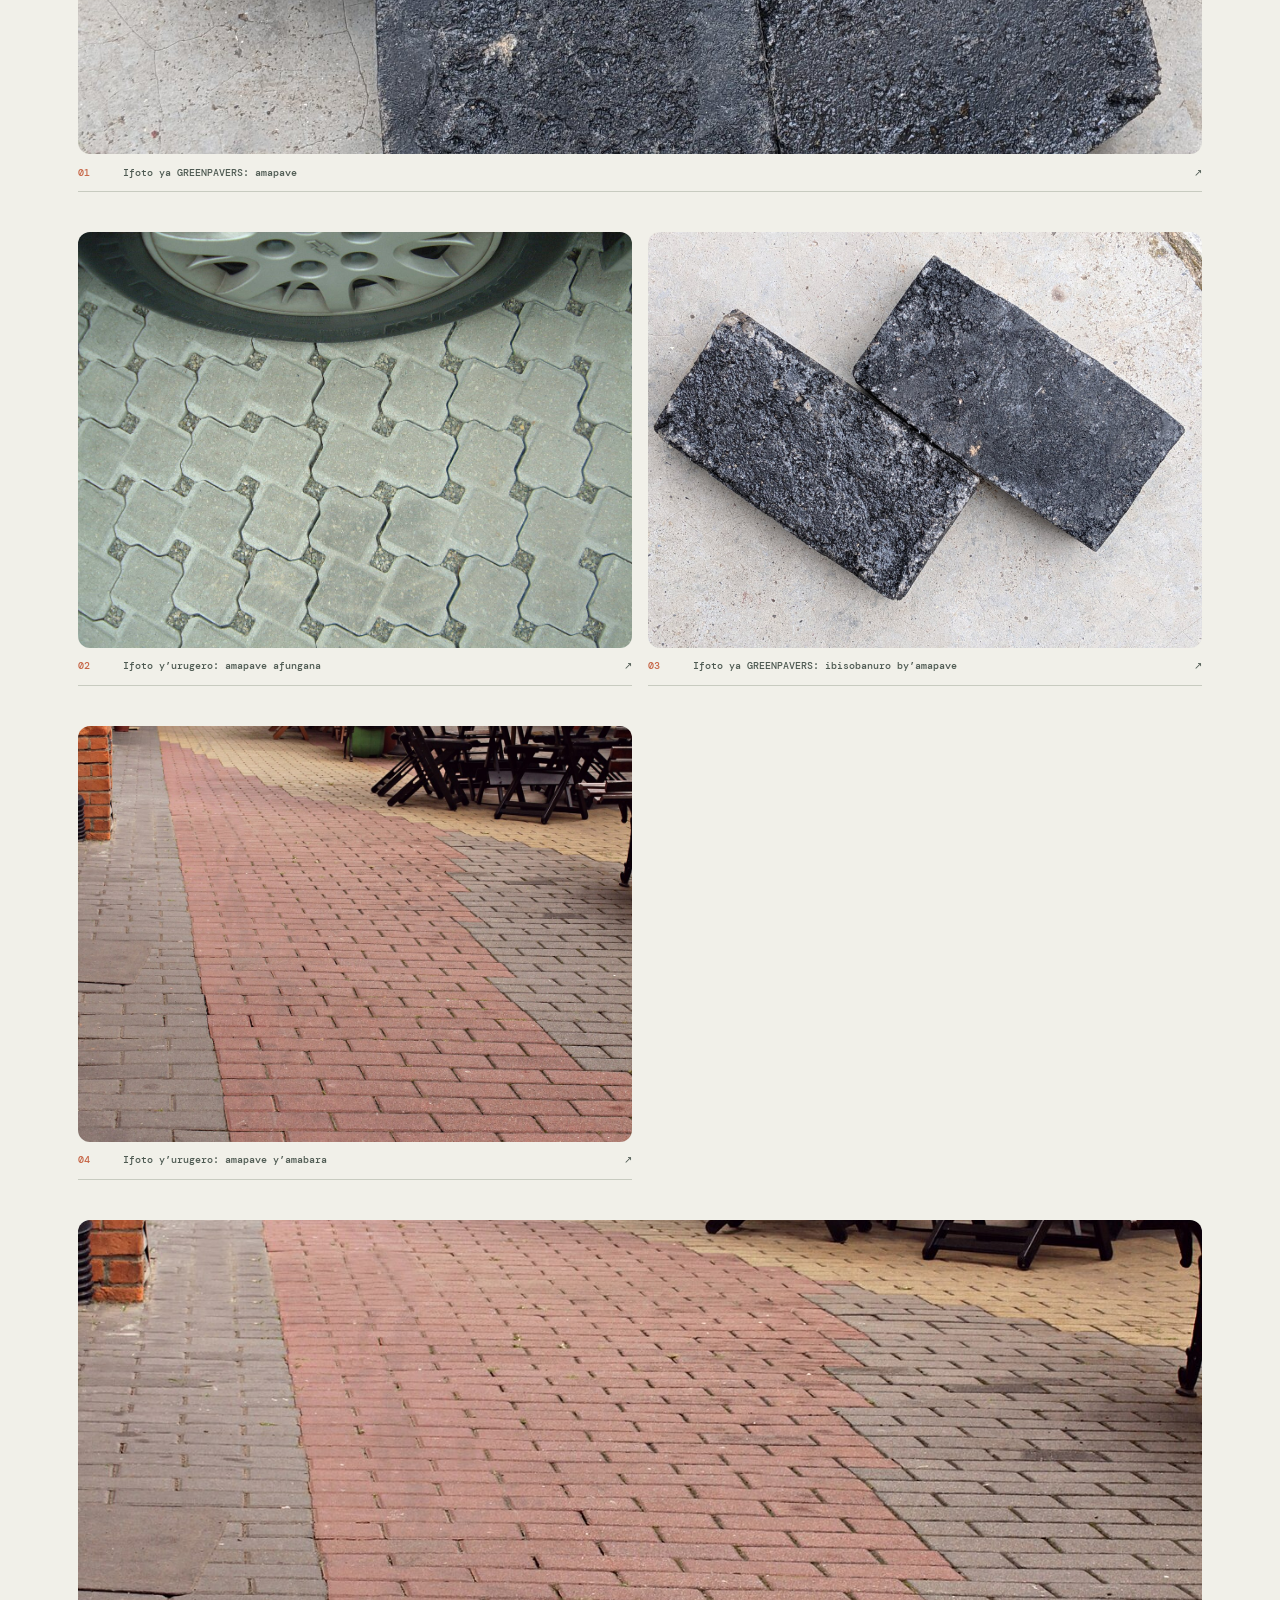
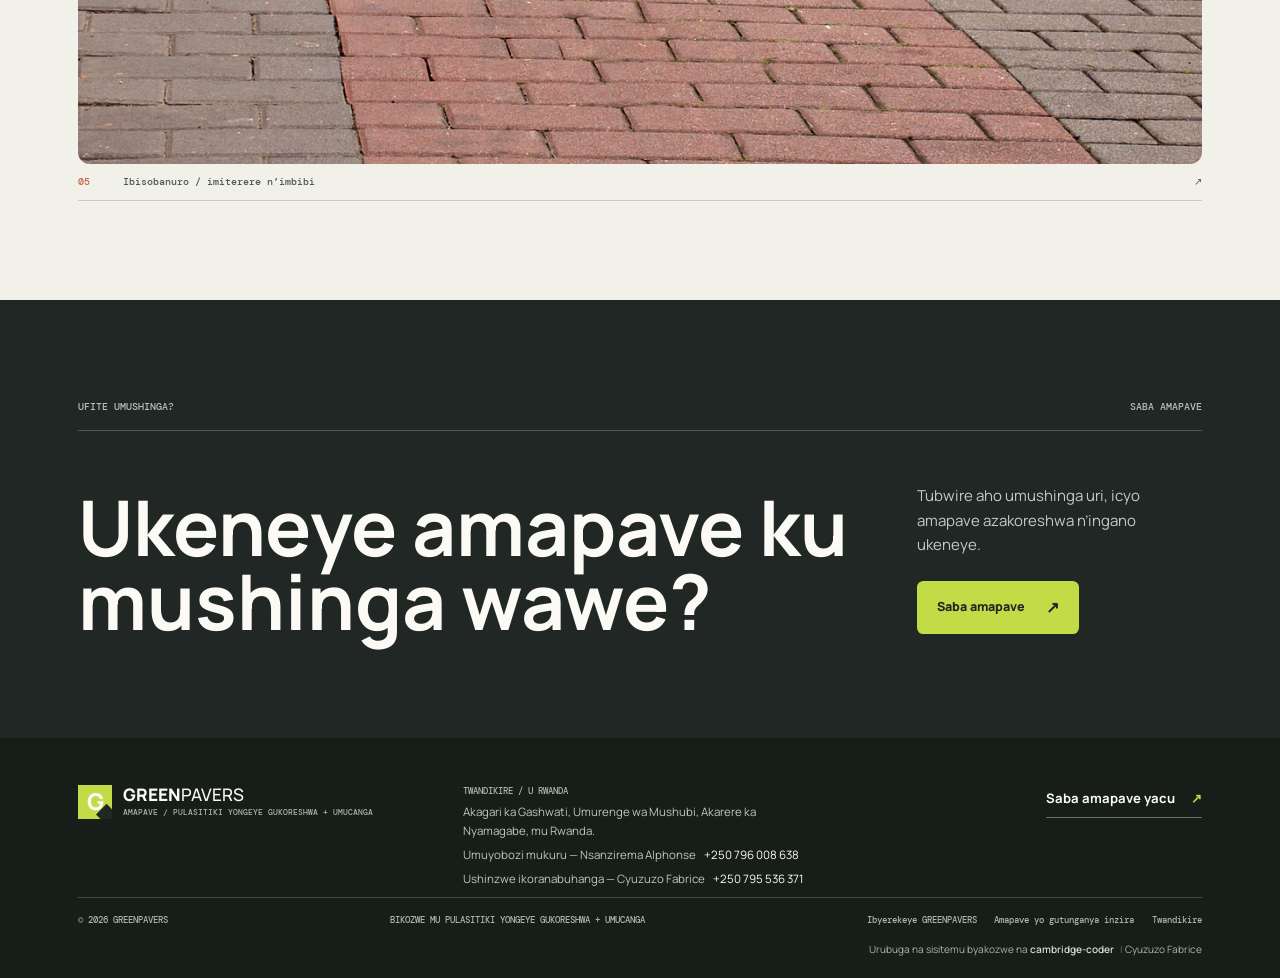
<file: customer/gallery.html>
<!doctype html>
<html lang="rw">
<head><meta charset="utf-8"><meta name="viewport" content="width=device-width, initial-scale=1"><meta name="description" content="Explore GREENPAVERS materials, pavers and places through the project gallery."><title>Paver reference photos | GREENPAVERS</title><link rel="stylesheet" href="css/site.css"><script src="js/site.js" defer></script></head>
<body><a class="skip-link" href="#main">Skip to content</a>
  <header class="site-header"><a class="brand" href="index.html" aria-label="GREENPAVERS home"><span class="brand-icon" aria-hidden="true">G<span></span></span><span>GREEN<span class="brand-light">PAVERS</span><small>PAVERS / RECYCLED PLASTIC + SAND</small></span></a><button class="nav-toggle" type="button" aria-expanded="false" aria-controls="primary-nav"><span></span><span></span><span class="visually-hidden">Toggle navigation</span></button><nav class="primary-nav" id="primary-nav" aria-label="Main navigation"><div class="nav-links"><a href="about.html">About</a><a href="products.html">Pavers</a><a href="process.html">Our process</a><a href="gallery.html" aria-current="page">Gallery</a><a href="contact.html">Contact</a><a href="track.html">Track request</a></div><a class="button button-small button-dark nav-cta" href="request.html">Request pavers <span aria-hidden="true">↗</span></a></nav></header>
  <main id="main">
    <section class="page-hero page-hero-wide gallery-hero"><div class="page-hero-copy"><p class="eyebrow"><span class="eyebrow-line"></span> MATERIALS IN VIEW / 04</p><h1>Paver reference<br><em>photos.</em></h1><p>This gallery combines owner-supplied GREENPAVERS photos with clearly labelled reference images. Reference images are not GREENPAVERS projects.</p><a class="button button-lime" href="request.html">Talk about a project <span aria-hidden="true">↗</span></a></div><picture class="media-frame page-hero-image"><source srcset="assets/images/paver1.jpg" type="image/jpeg"><img src="assets/images/paver1.jpg" alt="GREENPAVERS paver photo."></picture><div class="page-hero-index">04 <span></span> GALLERY</div></section>
    <section class="gallery-page section-pad">
      <div class="section-kicker"><span>01 / THE COLLECTION</span><span>OWNER PHOTOS + REFERENCE PHOTOS</span></div>
      <div class="gallery-page-intro"><h2>Examples of<br><em>paved surfaces.</em></h2><p>The first two GREENPAVERS photos were supplied for this project. Other images are Wikimedia Commons references and do not show GREENPAVERS products or projects.</p></div>
      <div class="gallery-grid">
        <figure class="gallery-figure gallery-figure-wide"><picture><source srcset="assets/images/paver1.jpg" type="image/jpeg"><img src="assets/images/paver1.jpg" alt="Owner-supplied photo of GREENPAVERS pavers."></picture><figcaption><span>01</span><span>GREENPAVERS photo: paver blocks</span><span>↗</span></figcaption></figure>
        <figure class="gallery-figure"><picture><source srcset="assets/reference-interlocking-closeup.jpg" type="image/jpeg"><img src="assets/reference-interlocking-closeup.jpg" alt="Reference photograph of an interlocking concrete paver pattern."></picture><figcaption><span>02</span><span>Reference photo: interlocking pavers</span><span>↗</span></figcaption></figure>
        <figure class="gallery-figure"><picture><source srcset="assets/images/paver2.jpg" type="image/jpeg"><img src="assets/images/paver2.jpg" alt="Owner-supplied photo of GREENPAVERS pavers."></picture><figcaption><span>03</span><span>GREENPAVERS photo: paver detail</span><span>↗</span></figcaption></figure>
        <figure class="gallery-figure"><picture><source srcset="assets/reference-colored-pavers.jpg" type="image/jpeg"><img src="assets/reference-colored-pavers.jpg" alt="Reference photograph of rectangular pavers in a colored pattern."></picture><figcaption><span>04</span><span>Reference photo: colored pavers</span><span>↗</span></figcaption></figure>
        <figure class="gallery-figure gallery-figure-wide"><picture><source srcset="assets/reference-colored-pavers.jpg" type="image/jpeg"><img src="assets/reference-colored-pavers.jpg" alt="Close-up reference photograph of textured concrete pavers."></picture><figcaption><span>05</span><span>Detail / texture and edge</span><span>↗</span></figcaption></figure>
      </div>
    </section>
    <section class="closing-cta section-pad"><div class="closing-line"><span>HAVE A PROJECT?</span><span>REQUEST PAVERS</span></div><div class="closing-content"><h2>Need pavers<br><em>for a project?</em></h2><div><p>Tell us the location, intended use and approximate quantity you need.</p><a class="button button-lime" href="request.html">Request pavers <span aria-hidden="true">↗</span></a></div></div></section>
  </main>
  <footer class="site-footer"><div class="footer-main"><a class="brand brand-footer" href="index.html" aria-label="GREENPAVERS home"><span class="brand-icon" aria-hidden="true">G<span></span></span><span>GREEN<span class="brand-light">PAVERS</span><small>PAVERS / RECYCLED PLASTIC + SAND</small></span></a><div class="footer-contact"><span>CONTACT / RWANDA</span><address>Gashwati Cell, Mushubi Sector, Nyamagabe District, Rwanda.</address><p><span>CEO — Nsanzirema Alphonse</span><a href="tel:+250796008638">+250 796 008 638</a></p><p><span>IT contact — Cyuzuzo Fabrice</span><a href="tel:+250795536371">+250 795 536 371</a></p></div><a class="footer-action" href="request.html">Request our pavers <span aria-hidden="true">↗</span></a></div><div class="footer-bottom"><span>© <span data-year>2026</span> GREENPAVERS</span><span>MADE WITH RECYCLED PLASTIC + SAND</span><div><a href="about.html">About</a><a href="products.html">Pavers</a><a href="contact.html">Contact</a></div></div><div class="footer-credit"><span>Website &amp; System developed by <strong>cambridge-coder</strong></span><span class="footer-credit-name">Cyuzuzo Fabrice</span></div></footer>
</body></html>
</file>
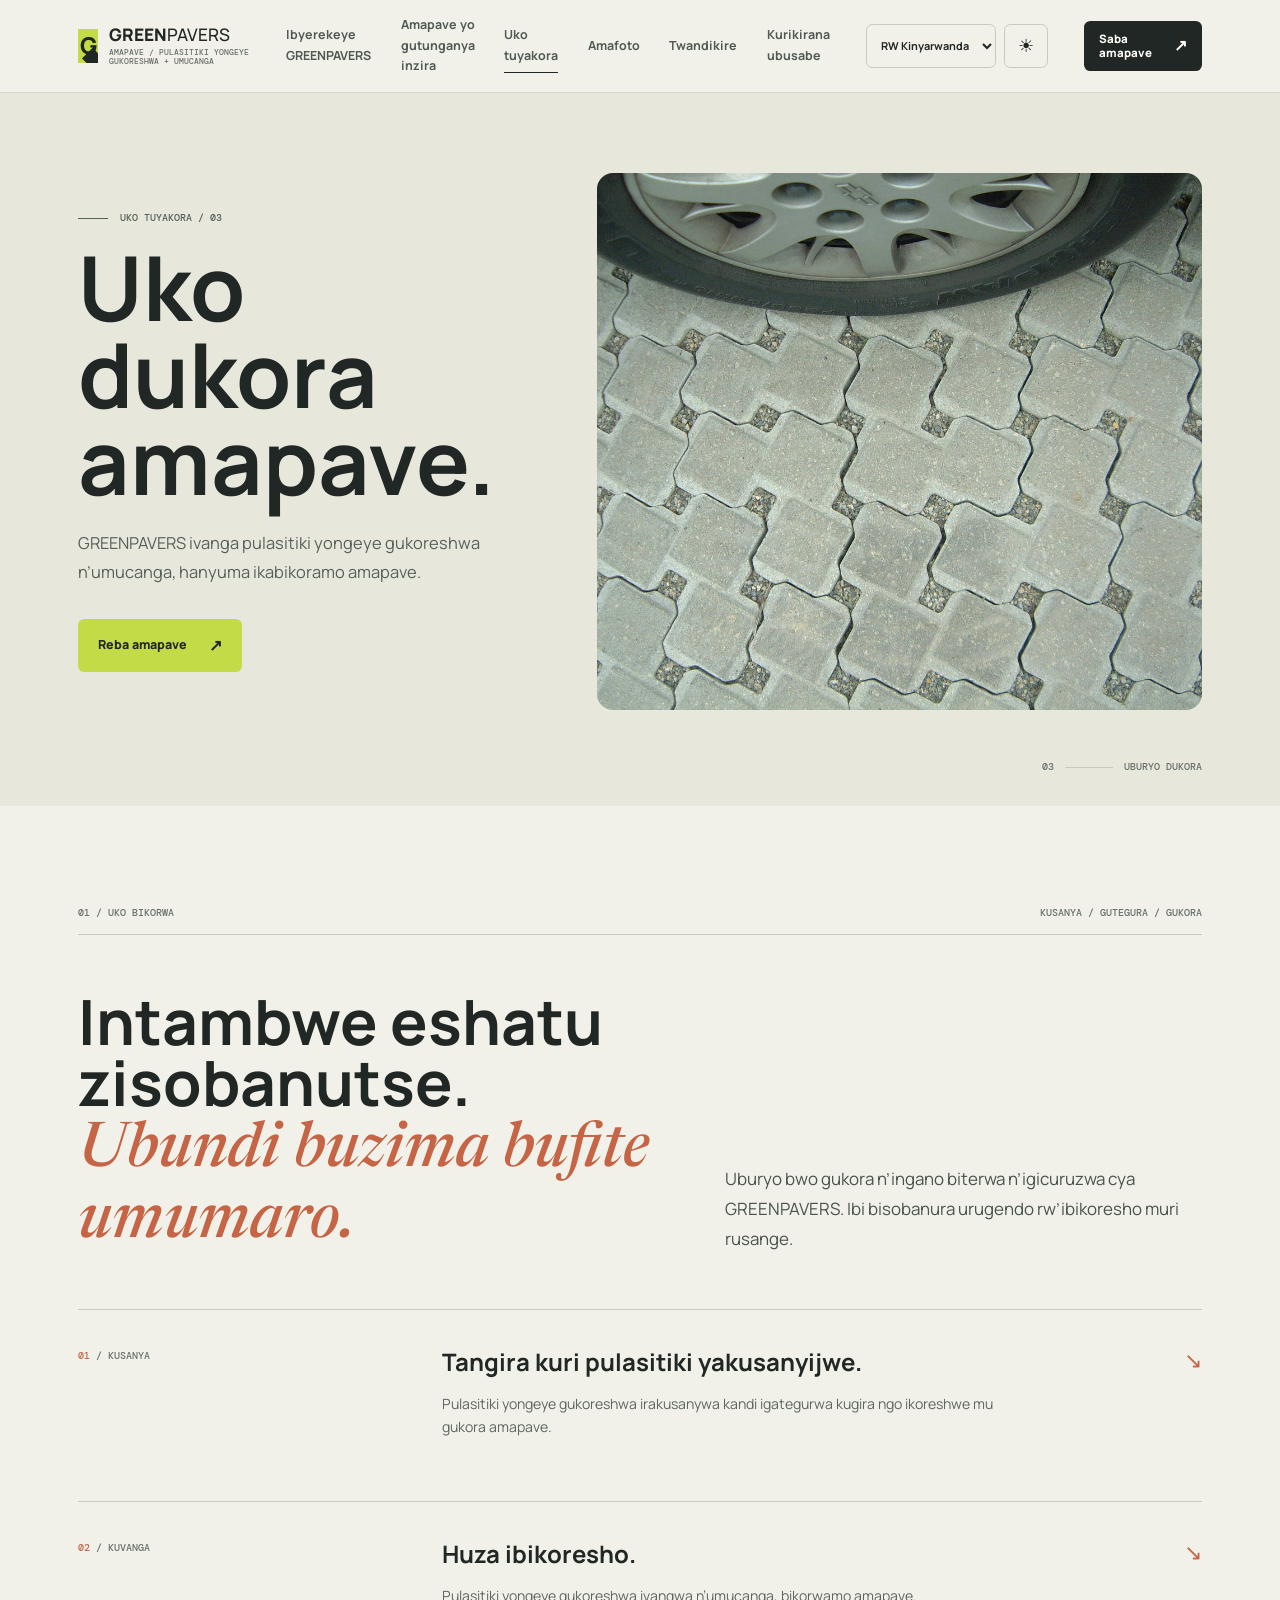
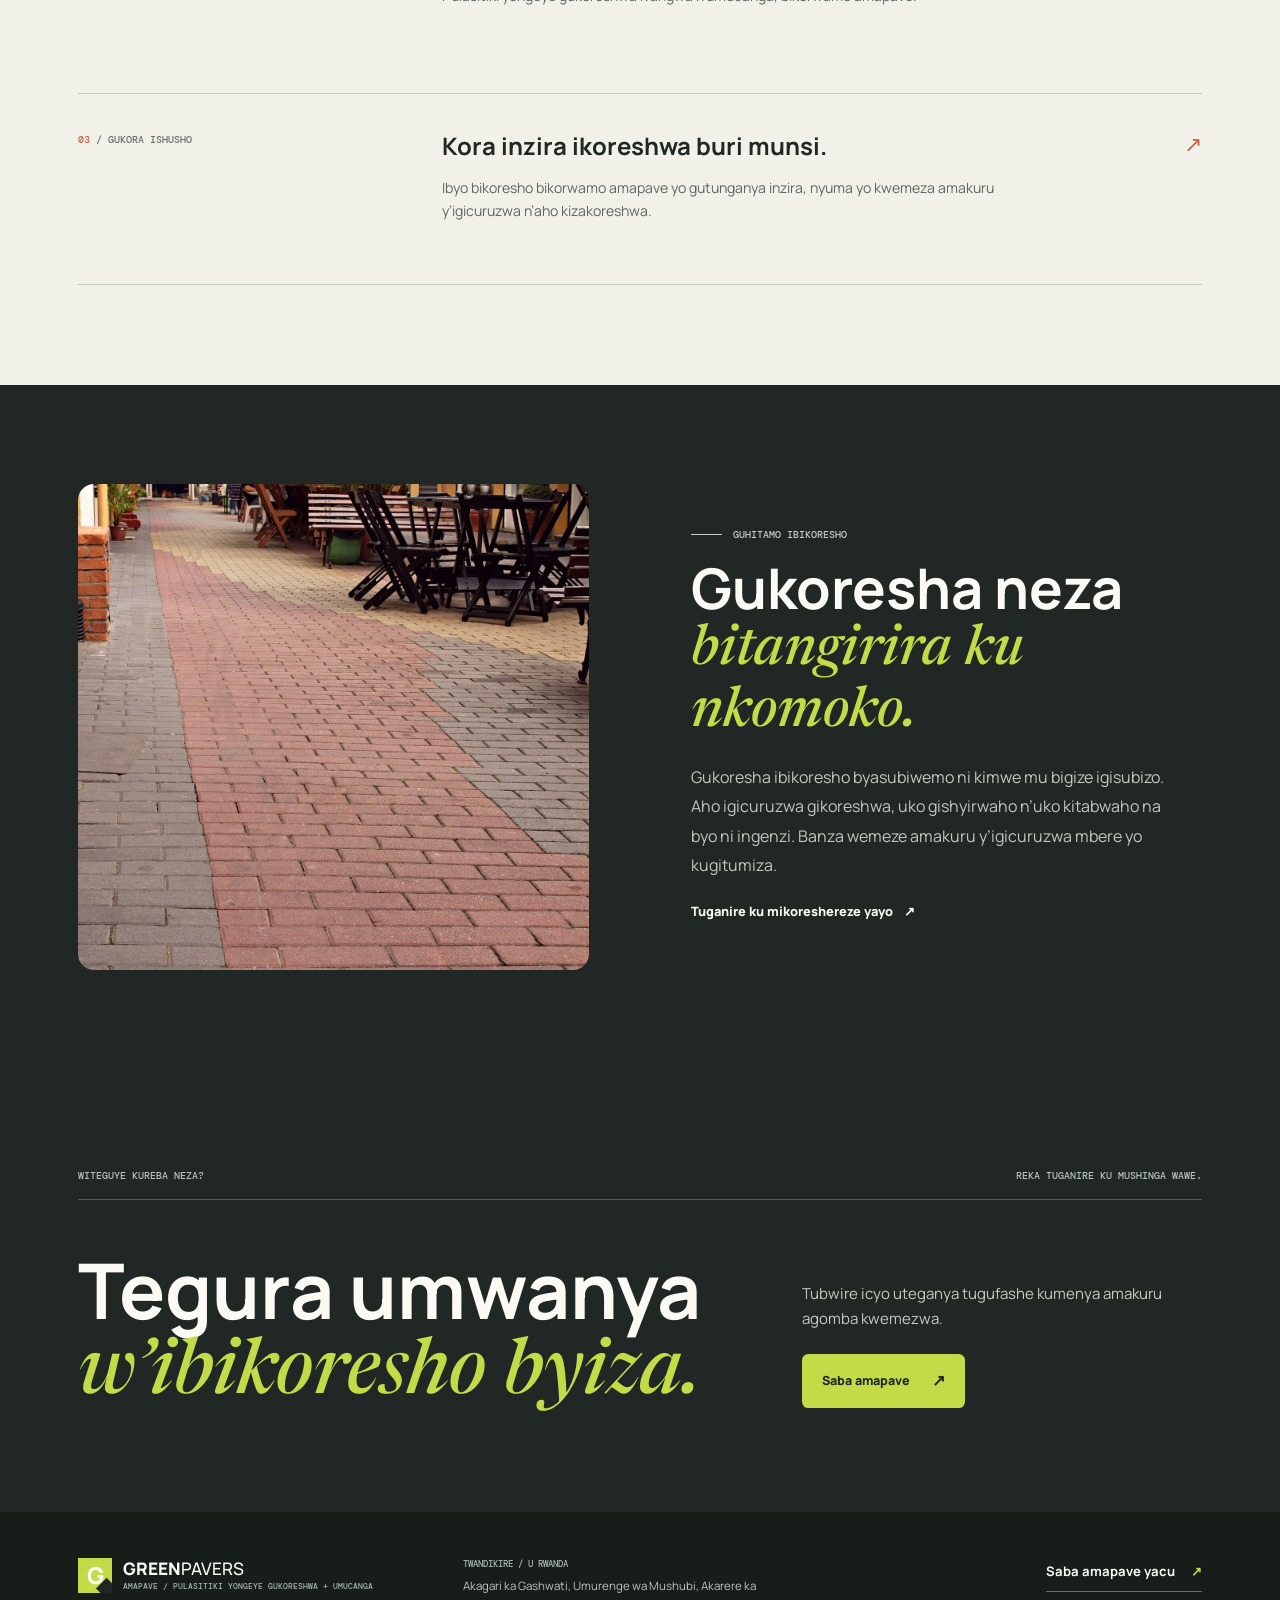
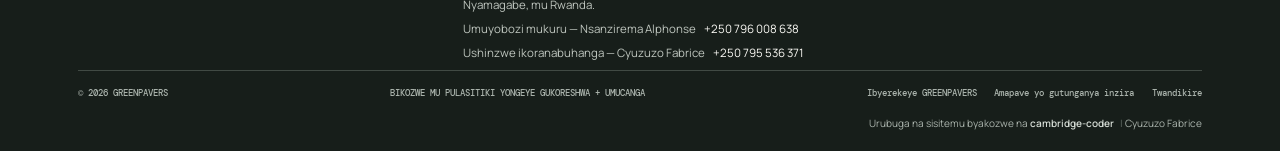
<file: customer/process.html>
<!doctype html>
<html lang="rw">
<head><meta charset="utf-8"><meta name="viewport" content="width=device-width, initial-scale=1"><meta name="description" content="A closer look at how GREENPAVERS turns recovered plastic and sand into paving blocks."><title>How we make pavers | GREENPAVERS</title><link rel="stylesheet" href="css/site.css"><script src="js/site.js" defer></script></head>
<body><a class="skip-link" href="#main">Skip to content</a>
  <header class="site-header"><a class="brand" href="index.html" aria-label="GREENPAVERS home"><span class="brand-icon" aria-hidden="true">G<span></span></span><span>GREEN<span class="brand-light">PAVERS</span><small>PAVERS / RECYCLED PLASTIC + SAND</small></span></a><button class="nav-toggle" type="button" aria-expanded="false" aria-controls="primary-nav"><span></span><span></span><span class="visually-hidden">Toggle navigation</span></button><nav class="primary-nav" id="primary-nav" aria-label="Main navigation"><div class="nav-links"><a href="about.html">About</a><a href="products.html">Pavers</a><a href="process.html" aria-current="page">Our process</a><a href="gallery.html">Gallery</a><a href="contact.html">Contact</a><a href="track.html">Track request</a></div><a class="button button-small button-dark nav-cta" href="request.html">Request pavers <span aria-hidden="true">↗</span></a></nav></header>
  <main id="main">
    <section class="page-hero page-hero-split"><div class="page-hero-copy"><p class="eyebrow"><span class="eyebrow-line"></span> HOW WE MAKE THEM / 03</p><h1>How we make<br><em>paving blocks.</em></h1><p>GREENPAVERS combines recycled plastic and sand, then forms the material into paving blocks.</p><a class="button button-lime" href="products.html">See the pavers <span aria-hidden="true">↗</span></a></div><picture class="media-frame page-hero-image"><source srcset="assets/reference-interlocking-closeup.jpg" type="image/jpeg"><img src="assets/reference-interlocking-closeup.jpg" alt="Reference photograph of concrete pavers. It does not show GREENPAVERS materials or production."></picture><div class="page-hero-index">03 <span></span> OUR PROCESS</div></section>
    <section class="process-detail section-pad"><div class="section-kicker"><span>01 / THE MAKING</span><span>RECOVER / PREPARE / FORM</span></div><div class="process-detail-heading"><h2>Three clear steps.<br><em>A useful next life.</em></h2><p class="lead">The exact production method and product specifications have not been confirmed. This page gives a general overview of the materials.</p></div><div class="timeline"><article><div class="timeline-count">01<span> / RECOVER</span></div><div><h3>Start with recovered plastic.</h3><p>Recycled plastic is collected and prepared for use in the paving-block mix.</p></div><div class="timeline-mark" aria-hidden="true">↘</div></article><article><div class="timeline-count">02<span> / COMBINE</span></div><div><h3>Bring materials together.</h3><p>Recycled plastic is combined with sand to make paving blocks.</p></div><div class="timeline-mark" aria-hidden="true">↘</div></article><article><div class="timeline-count">03<span> / FORM</span></div><div><h3>Make a surface for daily life.</h3><p>The material is formed into pavers. Confirm product details before choosing them for a project.</p></div><div class="timeline-mark" aria-hidden="true">↗</div></article></div></section>
    <section class="process-material section-pad section-dark"><picture class="media-frame process-material-image"><source srcset="assets/reference-colored-pavers.jpg" type="image/jpeg"><img src="assets/reference-colored-pavers.jpg" alt="Reference photograph of concrete pavers in a colored pattern."></picture><div><p class="eyebrow eyebrow-light"><span class="eyebrow-line"></span> A MATERIAL CHOICE</p><h2>Better use<br>starts <em>upstream.</em></h2><p>Before ordering, confirm that the paver type, installation and maintenance suit your project.</p><a class="arrow-link arrow-link-light" href="contact.html">Talk through an application <span aria-hidden="true">↗</span></a></div></section>
    <section class="closing-cta section-pad"><div class="closing-line"><span>READY TO TAKE A CLOSER LOOK?</span><span>LET’S TALK ABOUT YOUR PROJECT.</span></div><div class="closing-content"><h2>Make room for<br><em>a better mix.</em></h2><div><p>Tell us what you’re planning and we’ll help you identify the details to confirm.</p><a class="button button-lime" href="request.html">Request pavers <span aria-hidden="true">↗</span></a></div></div></section>
  </main>
  <footer class="site-footer"><div class="footer-main"><a class="brand brand-footer" href="index.html" aria-label="GREENPAVERS home"><span class="brand-icon" aria-hidden="true">G<span></span></span><span>GREEN<span class="brand-light">PAVERS</span><small>PAVERS / RECYCLED PLASTIC + SAND</small></span></a><div class="footer-contact"><span>CONTACT / RWANDA</span><address>Gashwati Cell, Mushubi Sector, Nyamagabe District, Rwanda.</address><p><span>CEO — Nsanzirema Alphonse</span><a href="tel:+250796008638">+250 796 008 638</a></p><p><span>IT contact — Cyuzuzo Fabrice</span><a href="tel:+250795536371">+250 795 536 371</a></p></div><a class="footer-action" href="request.html">Request our pavers <span aria-hidden="true">↗</span></a></div><div class="footer-bottom"><span>© <span data-year>2026</span> GREENPAVERS</span><span>MADE WITH RECYCLED PLASTIC + SAND</span><div><a href="about.html">About</a><a href="products.html">Pavers</a><a href="contact.html">Contact</a></div></div><div class="footer-credit"><span>Website &amp; System developed by <strong>cambridge-coder</strong></span><span class="footer-credit-name">Cyuzuzo Fabrice</span></div></footer>
</body></html>
</file>
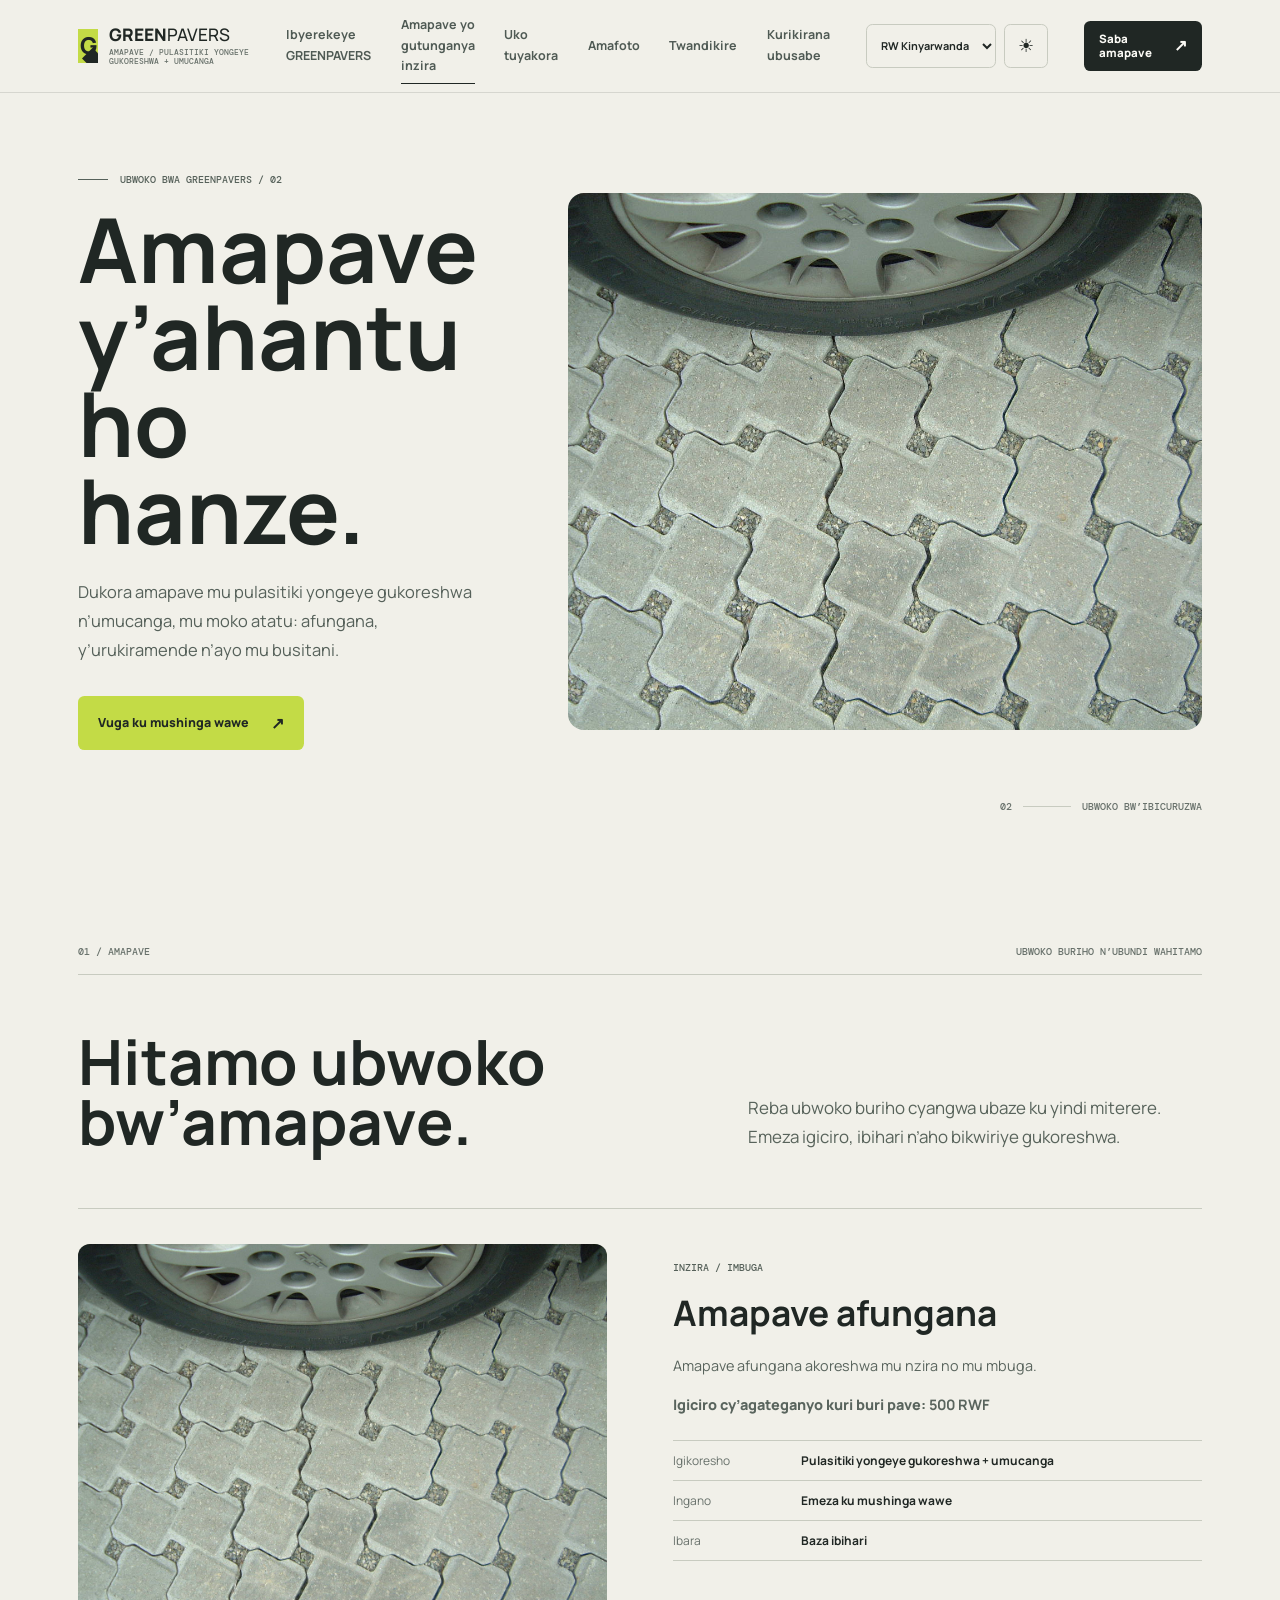
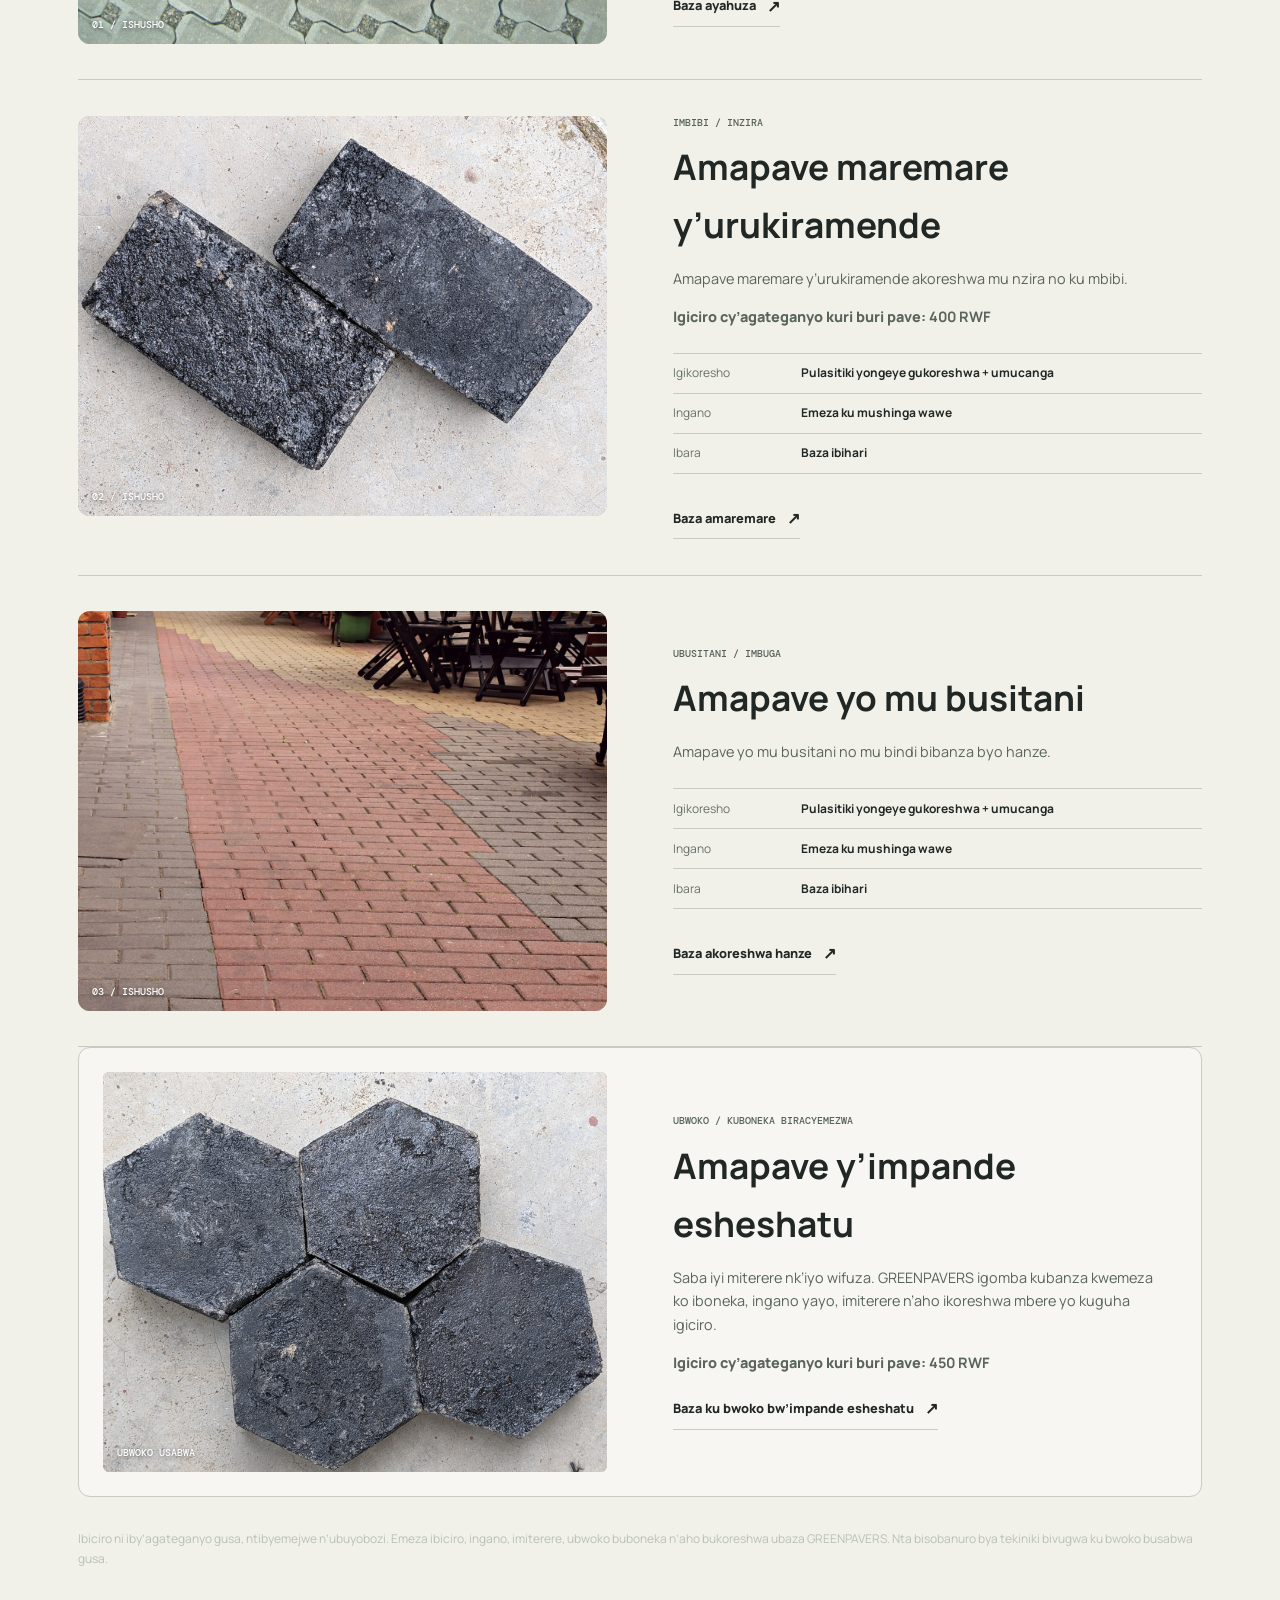
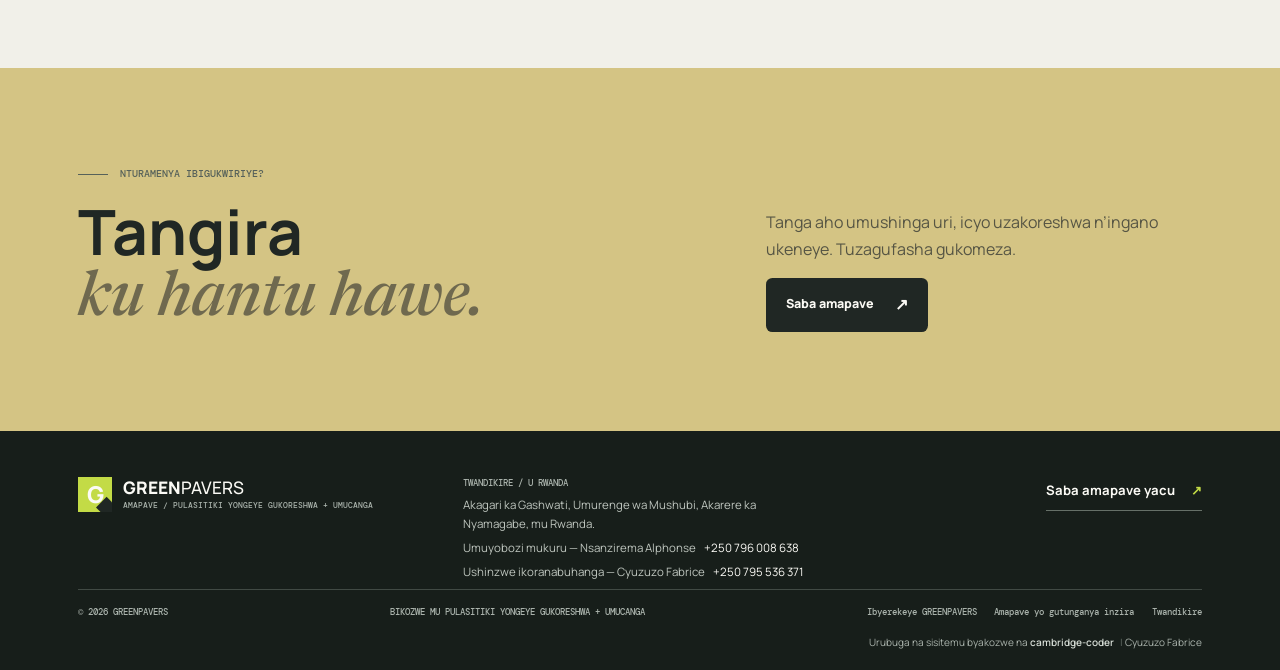
<file: customer/products.html>
<!doctype html>
<html lang="rw">
<head><meta charset="utf-8"><meta name="viewport" content="width=device-width, initial-scale=1"><meta name="description" content="Explore GREENPAVERS paving block styles made with recycled plastic and sand."><title>Pavers | GREENPAVERS</title><link rel="stylesheet" href="css/site.css"><script src="js/site.js" defer></script></head>
<body><a class="skip-link" href="#main">Skip to content</a>
  <header class="site-header"><a class="brand" href="index.html" aria-label="GREENPAVERS home"><span class="brand-icon" aria-hidden="true">G<span></span></span><span>GREEN<span class="brand-light">PAVERS</span><small>PAVERS / RECYCLED PLASTIC + SAND</small></span></a><button class="nav-toggle" type="button" aria-expanded="false" aria-controls="primary-nav"><span></span><span></span><span class="visually-hidden">Toggle navigation</span></button><nav class="primary-nav" id="primary-nav" aria-label="Main navigation"><div class="nav-links"><a href="about.html">About</a><a href="products.html" aria-current="page">Pavers</a><a href="process.html">Our process</a><a href="gallery.html">Gallery</a><a href="contact.html">Contact</a><a href="track.html">Track request</a></div><a class="button button-small button-dark nav-cta" href="request.html">Request pavers <span aria-hidden="true">↗</span></a></nav></header>
  <main id="main">
    <section class="page-hero page-hero-wide"><div class="page-hero-copy"><p class="eyebrow"><span class="eyebrow-line"></span> THE GREENPAVERS RANGE / 02</p><h1>Pavers for<br><em>outdoor spaces.</em></h1><p>We make pavers from recycled plastic and sand in three styles: interlocking, linear and landscape.</p><a class="button button-lime" href="request.html">Discuss your project <span aria-hidden="true">↗</span></a></div><picture class="media-frame page-hero-image"><source srcset="assets/reference-interlocking-closeup.jpg" type="image/jpeg"><img src="assets/reference-interlocking-closeup.jpg" alt="Reference photograph of an outdoor paved surface."></picture><div class="page-hero-index">02 <span></span> PRODUCT RANGE</div></section>
    <section class="catalog-section section-pad"><div class="section-kicker"><span>01 / PAVERS</span><span>CURRENT STYLES + OPTIONS</span></div><div class="catalog-intro"><h2>Choose a paver<br><em>style.</em></h2><p class="lead">Explore the existing styles and ask about additional shapes. Confirm price, availability and suitability for your project.</p></div>
      <div class="catalog-list">
        <article class="catalog-item" id="interlocking"><div class="catalog-image"><picture><source srcset="assets/reference-interlocking-closeup.jpg" type="image/jpeg"><img src="assets/reference-interlocking-closeup.jpg" alt="Reference photograph of interlocking concrete pavers."></picture><span>01 / FORM</span></div><div class="catalog-copy"><p class="eyebrow">PATHS / COURTYARDS</p><h3>Interlocking Pavers</h3><p>Interlocking pavers for paths and shared outdoor areas.</p><p class="catalog-price">Indicative price per paver: <strong data-price-key="interlocking"></strong></p><dl><div><dt>Material</dt><dd>Recycled plastic + sand</dd></div><div><dt>Format</dt><dd>Confirm for your project</dd></div><div><dt>Color</dt><dd>Ask about availability</dd></div></dl><a class="text-link" href="request.html">Ask about interlocking <span aria-hidden="true">↗</span></a></div></article>
        <article class="catalog-item" id="linear"><div class="catalog-image"><picture><source srcset="assets/images/paver2.jpg" type="image/jpeg"><img src="assets/images/paver2.jpg" alt="Owner-supplied photo of GREENPAVERS pavers."></picture><span>02 / FORM</span></div><div class="catalog-copy"><p class="eyebrow">EDGES / WALKWAYS</p><h3>Linear / Rectangular Pavers</h3><p>Long rectangular pavers for paths, edges and walkways.</p><p class="catalog-price">Indicative price per paver: <strong data-price-key="linear"></strong></p><dl><div><dt>Material</dt><dd>Recycled plastic + sand</dd></div><div><dt>Format</dt><dd>Confirm for your project</dd></div><div><dt>Color</dt><dd>Ask about availability</dd></div></dl><a class="text-link" href="request.html">Ask about linear <span aria-hidden="true">↗</span></a></div></article>
        <article class="catalog-item" id="landscape"><div class="catalog-image"><picture><source srcset="assets/reference-colored-pavers.jpg" type="image/jpeg"><img src="assets/reference-colored-pavers.jpg" alt="Reference photograph of an outdoor paved surface."></picture><span>03 / FORM</span></div><div class="catalog-copy"><p class="eyebrow">GARDENS / TERRACES</p><h3>Landscape Pavers</h3><p>Modular pavers for garden paths and outdoor spaces.</p><dl><div><dt>Material</dt><dd>Recycled plastic + sand</dd></div><div><dt>Format</dt><dd>Confirm for your project</dd></div><div><dt>Color</dt><dd>Ask about availability</dd></div></dl><a class="text-link" href="request.html">Ask about landscape <span aria-hidden="true">↗</span></a></div></article>
        <article class="catalog-item catalog-request-option" id="hexagonal"><div class="catalog-image"><picture><source srcset="assets/images/paver1.jpg" type="image/jpeg"><img src="assets/images/paver1.jpg" alt="Owner-supplied photo of GREENPAVERS pavers."></picture><span>REQUEST OPTION</span></div><div class="catalog-copy"><p class="eyebrow">STYLE / AVAILABILITY TO BE CONFIRMED</p><h3>Hexagonal Pavers</h3><p>Request this shape as a preference. GREENPAVERS must confirm whether it is offered and confirm dimensions, finish and project suitability before quoting.</p><p class="catalog-price">Indicative price per paver: <strong data-price-key="hexagonal"></strong></p><a class="text-link" href="request.html">Ask about hexagonal style <span aria-hidden="true">↗</span></a></div></article>
      </div><p class="spec-note">Proposed prices are indicative only, not confirmed by management. Confirm prices, sizes, finishes, style availability and suitability with GREENPAVERS. No specifications are implied for request-only styles.</p>
    </section>
    <section class="catalog-cta section-pad section-ochre"><div><p class="eyebrow"><span class="eyebrow-line"></span> NOT SURE WHAT FITS?</p><h2>Start with<br><em>your space.</em></h2></div><div><p>Share the project location, intended use and approximate quantity. We can take it from there.</p><a class="button button-dark" href="request.html">Request pavers <span aria-hidden="true">↗</span></a></div></section>
  </main>
  <footer class="site-footer"><div class="footer-main"><a class="brand brand-footer" href="index.html" aria-label="GREENPAVERS home"><span class="brand-icon" aria-hidden="true">G<span></span></span><span>GREEN<span class="brand-light">PAVERS</span><small>PAVERS / RECYCLED PLASTIC + SAND</small></span></a><div class="footer-contact"><span>CONTACT / RWANDA</span><address>Gashwati Cell, Mushubi Sector, Nyamagabe District, Rwanda.</address><p><span>CEO — Nsanzirema Alphonse</span><a href="tel:+250796008638">+250 796 008 638</a></p><p><span>IT contact — Cyuzuzo Fabrice</span><a href="tel:+250795536371">+250 795 536 371</a></p></div><a class="footer-action" href="request.html">Request our pavers <span aria-hidden="true">↗</span></a></div><div class="footer-bottom"><span>© <span data-year>2026</span> GREENPAVERS</span><span>MADE WITH RECYCLED PLASTIC + SAND</span><div><a href="about.html">About</a><a href="products.html">Pavers</a><a href="contact.html">Contact</a></div></div><div class="footer-credit"><span>Website &amp; System developed by <strong>cambridge-coder</strong></span><span class="footer-credit-name">Cyuzuzo Fabrice</span></div></footer>
</body></html>
</file>
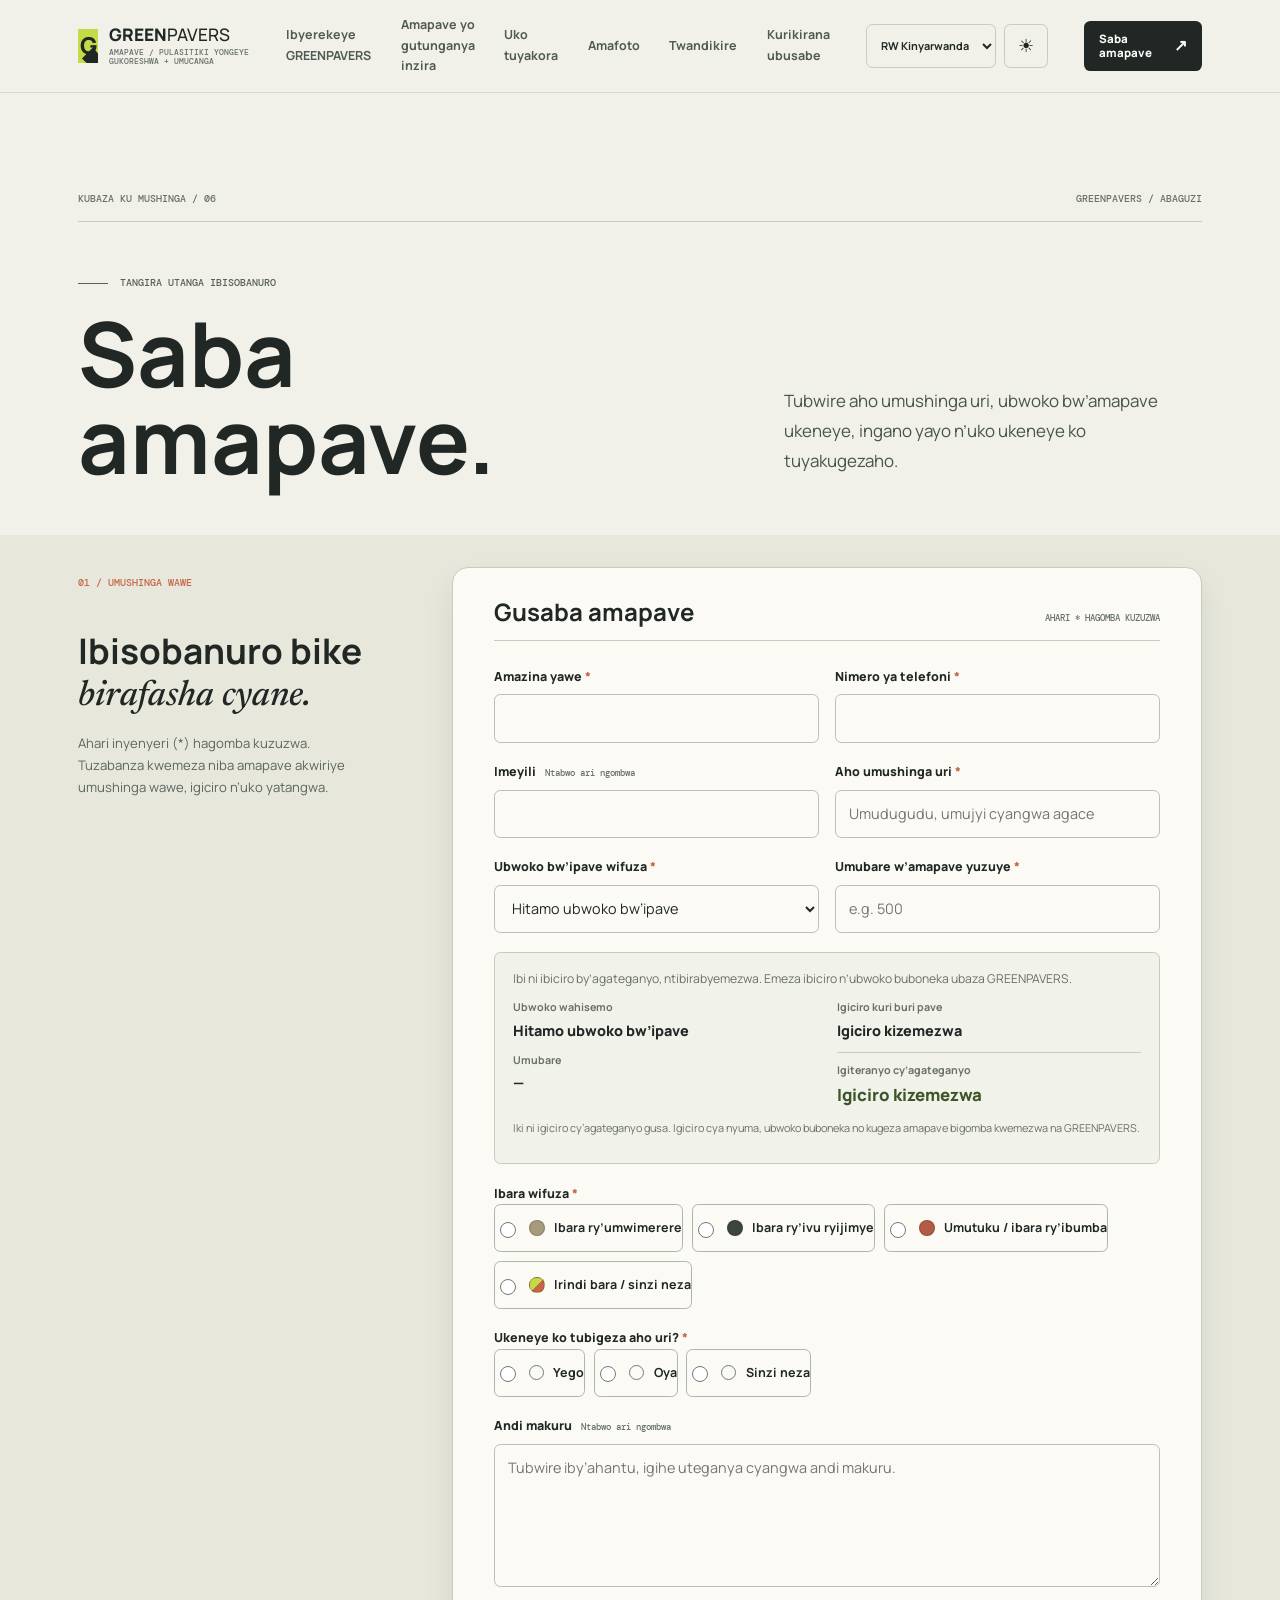
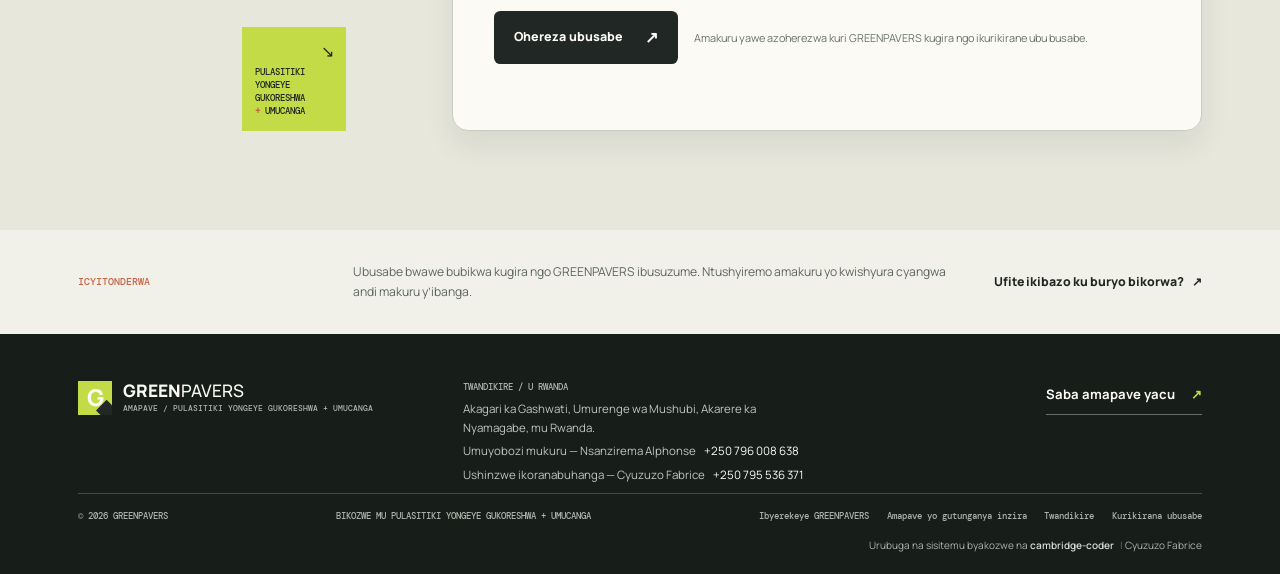
<file: customer/request.html>
<!doctype html>
<html lang="rw">
<head><meta charset="utf-8"><meta name="viewport" content="width=device-width, initial-scale=1"><meta name="description" content="Tell GREENPAVERS about your paving project and request recycled-material pavers."><title>Request Pavers | GREENPAVERS</title><link rel="stylesheet" href="css/site.css"><script src="js/site.js" defer></script></head>
<body><a class="skip-link" href="#main">Skip to content</a>
  <header class="site-header"><a class="brand" href="index.html" aria-label="GREENPAVERS home"><span class="brand-icon" aria-hidden="true">G<span></span></span><span>GREEN<span class="brand-light">PAVERS</span><small>PAVERS / RECYCLED PLASTIC + SAND</small></span></a><button class="nav-toggle" type="button" aria-expanded="false" aria-controls="primary-nav"><span></span><span></span><span class="visually-hidden">Toggle navigation</span></button><nav class="primary-nav" id="primary-nav" aria-label="Main navigation"><div class="nav-links"><a href="about.html">About</a><a href="products.html">Pavers</a><a href="process.html">Our process</a><a href="gallery.html">Gallery</a><a href="contact.html">Contact</a><a href="track.html">Track request</a></div><a class="button button-small button-dark nav-cta" href="request.html" aria-current="page">Request pavers <span aria-hidden="true">↗</span></a></nav></header>
  <main id="main">
    <section class="request-intro section-pad"><div class="section-kicker"><span>PROJECT ENQUIRY / 06</span><span>GREENPAVERS / CUSTOMER</span></div><div class="request-heading"><div><p class="eyebrow"><span class="eyebrow-line"></span> START WITH THE DETAILS</p><h1>Request<br><em>pavers.</em></h1></div><p class="lead">Tell us where the project is, which pavers you need, the quantity and whether you need delivery.</p></div></section>
    <section class="request-section section-pad"><div class="form-aside"><span>01 / YOUR PROJECT</span><h2>A few details<br>go a long way.</h2><p>Fields marked with an asterisk are required. Product suitability, pricing and delivery will need to be confirmed for your project.</p><div class="form-aside-note"><span aria-hidden="true">↘</span><span>RECYCLED PLASTIC<br><strong>+</strong> SAND</span></div></div><form class="request-form" action="../backend/api/requests.php" method="post" data-request-form>
      <div class="form-heading"><h2>Project request</h2><span>ALL FIELDS WITH * ARE REQUIRED</span></div>
      <div class="form-grid"><div class="form-field"><label for="full-name">Full name <span>*</span></label><input id="full-name" name="full_name" autocomplete="name" required></div><div class="form-field"><label for="phone">Phone number <span>*</span></label><input id="phone" name="phone" type="tel" autocomplete="tel" required></div><div class="form-field"><label for="email">Email <small>OPTIONAL</small></label><input id="email" name="email" type="email" autocomplete="email"></div><div class="form-field"><label for="location">Project location <span>*</span></label><input id="location" name="location" autocomplete="address-level2" placeholder="Town, city or area" required></div><div class="form-field"><label for="product-type">Paver style preference <span>*</span></label><select id="product-type" name="product_type" required><option value="" selected disabled>Select a paver style</option><option value="interlocking">Interlocking Pavers</option><option value="linear">Rectangular / Linear Pavers</option><option value="hexagonal">Hexagonal Pavers — availability to be confirmed</option><option value="square">Square Pavers — availability to be confirmed</option><option value="decorative">Decorative Pavers — availability to be confirmed</option><option value="landscape">Landscape Pavers — availability to be confirmed</option><option value="unsure">Not sure yet</option></select></div><div class="form-field"><label for="quantity">Quantity (whole pavers) <span>*</span></label><input id="quantity" name="quantity" type="number" inputmode="numeric" min="1" max="1000000" step="1" placeholder="e.g. 500" required></div><section class="estimate-panel form-field-full" aria-live="polite" aria-atomic="true"><p>Prices are proposed estimates, not confirmed quotes. Confirm prices and style availability with GREENPAVERS.</p><dl class="estimate-values"><div><dt>Selected style</dt><dd data-estimate-type>Select a paver style</dd></div><div><dt>Price per paver</dt><dd data-estimate-unit>—</dd></div><div><dt>Quantity</dt><dd data-estimate-quantity>—</dd></div><div class="estimate-total"><dt>Estimated subtotal</dt><dd data-estimate-total>—</dd></div></dl><p class="estimate-disclaimer">This is an indicative estimate only. The final quote, style availability and delivery must be confirmed by GREENPAVERS.</p></section><fieldset class="form-field form-field-full"><legend>Preferred color <span>*</span></legend><div class="choice-row"><label class="choice"><input type="radio" name="preferred_color" value="natural" required><span class="color-swatch swatch-natural"></span>Natural</label><label class="choice"><input type="radio" name="preferred_color" value="charcoal"><span class="color-swatch swatch-charcoal"></span>Charcoal</label><label class="choice"><input type="radio" name="preferred_color" value="red"><span class="color-swatch swatch-red"></span>Red / clay</label><label class="choice"><input type="radio" name="preferred_color" value="other"><span class="color-swatch swatch-other"></span>Other / unsure</label></div></fieldset><fieldset class="form-field form-field-full"><legend>Delivery required? <span>*</span></legend><div class="choice-row"><label class="choice choice-radio"><input type="radio" name="delivery_required" value="yes" required><span class="radio-mark"></span>Yes</label><label class="choice choice-radio"><input type="radio" name="delivery_required" value="no"><span class="radio-mark"></span>No</label><label class="choice choice-radio"><input type="radio" name="delivery_required" value="unsure"><span class="radio-mark"></span>Not sure</label></div></fieldset><div class="form-field form-field-full"><label for="message">Additional message <small>OPTIONAL</small></label><textarea id="message" name="message" rows="5" placeholder="Tell us about the space, timing or anything else we should know."></textarea></div></div>
      <div class="form-submit"><button class="button button-dark" type="submit">Prepare request <span aria-hidden="true">↗</span></button><p>Your details will be sent to GREENPAVERS for this request.</p></div><p class="form-status" role="status" aria-live="polite"></p><p class="request-reference" data-request-reference hidden>Save this private tracking reference; it will only be shown once: <code data-reference-value></code> <a href="track.html">Track your request</a></p>
    </form></section>
    <section class="request-footnote section-pad"><span>PLEASE NOTE</span><p>Your request is stored for GREENPAVERS to review. Do not include payment details or other sensitive information in your message.</p><a href="contact.html">Questions about the process? <span aria-hidden="true">↗</span></a></section>
  </main>
  <footer class="site-footer"><div class="footer-main"><a class="brand brand-footer" href="index.html" aria-label="GREENPAVERS home"><span class="brand-icon" aria-hidden="true">G<span></span></span><span>GREEN<span class="brand-light">PAVERS</span><small>PAVERS / RECYCLED PLASTIC + SAND</small></span></a><div class="footer-contact"><span>CONTACT / RWANDA</span><address>Gashwati Cell, Mushubi Sector, Nyamagabe District, Rwanda.</address><p><span>CEO — Nsanzirema Alphonse</span><a href="tel:+250796008638">+250 796 008 638</a></p><p><span>IT contact — Cyuzuzo Fabrice</span><a href="tel:+250795536371">+250 795 536 371</a></p></div><a class="footer-action" href="request.html">Request our pavers <span aria-hidden="true">↗</span></a></div><div class="footer-bottom"><span>© <span data-year>2026</span> GREENPAVERS</span><span>MADE WITH RECYCLED PLASTIC + SAND</span><div><a href="about.html">About</a><a href="products.html">Pavers</a><a href="contact.html">Contact</a><a href="track.html">Track request</a></div></div><div class="footer-credit"><span>Website &amp; System developed by <strong>cambridge-coder</strong></span><span class="footer-credit-name">Cyuzuzo Fabrice</span></div></footer>
</body></html>
</file>
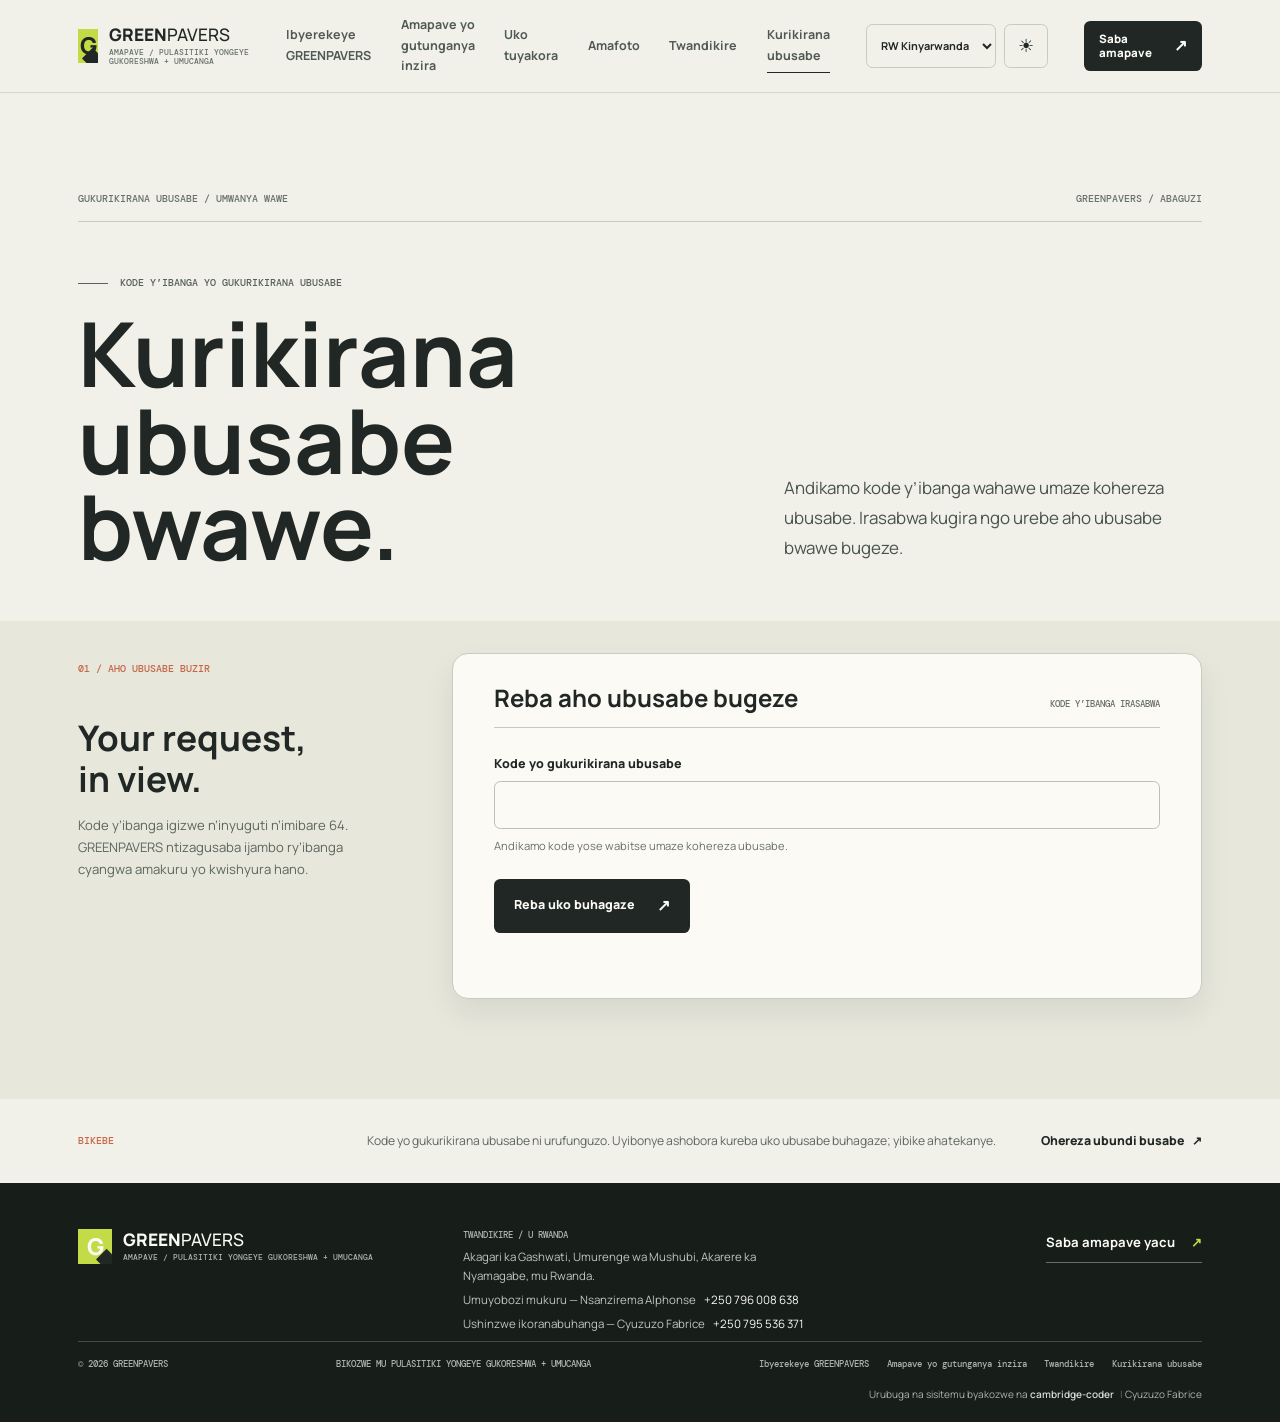
<file: customer/track.html>
<!doctype html>
<html lang="rw">
<head>
  <meta charset="utf-8">
  <meta name="viewport" content="width=device-width, initial-scale=1">
  <meta name="description" content="Check the current status of a GREENPAVERS customer request using its private tracking reference.">
  <meta name="robots" content="noindex, nofollow">
  <title>Track a request | GREENPAVERS</title>
  <link rel="stylesheet" href="css/site.css">
  <script src="js/site.js" defer></script>
</head>
<body>
  <a class="skip-link" href="#main">Skip to content</a>
  <header class="site-header">
    <a class="brand" href="index.html" aria-label="GREENPAVERS home"><span class="brand-icon" aria-hidden="true">G<span></span></span><span>GREEN<span class="brand-light">PAVERS</span><small>PAVERS / RECYCLED PLASTIC + SAND</small></span></a>
    <button class="nav-toggle" type="button" aria-expanded="false" aria-controls="primary-nav"><span></span><span></span><span class="visually-hidden">Toggle navigation</span></button>
    <nav class="primary-nav" id="primary-nav" aria-label="Main navigation">
      <div class="nav-links"><a href="about.html">About</a><a href="products.html">Pavers</a><a href="process.html">Our process</a><a href="gallery.html">Gallery</a><a href="contact.html">Contact</a><a href="track.html" aria-current="page">Track request</a></div>
      <a class="button button-small button-dark nav-cta" href="request.html">Request pavers <span aria-hidden="true">↗</span></a>
    </nav>
  </header>
  <main id="main">
    <section class="request-intro section-pad">
      <div class="section-kicker"><span>CUSTOMER REQUEST / TRACKING</span><span>GREENPAVERS / CUSTOMER</span></div>
      <div class="request-heading"><div><p class="eyebrow"><span class="eyebrow-line"></span> PRIVATE REQUEST REFERENCE</p><h1>Track your<br><em>request.</em></h1></div><p class="lead">Enter the private reference shown after you submitted your request. It is required to look up the current status.</p></div>
    </section>
    <section class="request-section section-pad tracking-section">
      <div class="form-aside"><span>01 / REQUEST STATUS</span><h2>Your request,<br>in view.</h2><p>The private reference is a 64-character code. GREENPAVERS never asks for your password or payment details here.</p></div>
      <form class="request-form tracking-form" action="../backend/api/track-request.php" method="post" data-tracking-form>
        <div class="form-heading"><h2>Check request status</h2><span>PRIVATE REFERENCE REQUIRED</span></div>
        <div class="form-field"><label for="tracking-reference">Tracking reference</label><input id="tracking-reference" name="tracking_reference" type="text" minlength="64" maxlength="64" pattern="[A-Fa-f0-9]{64}" autocapitalize="characters" autocomplete="off" spellcheck="false" required aria-describedby="tracking-help"><small id="tracking-help">Enter the full reference you saved after submitting your request.</small></div>
        <div class="form-submit"><button class="button button-dark" type="submit">Check status <span aria-hidden="true">↗</span></button></div>
        <p class="form-status" role="status" aria-live="polite" data-tracking-message></p>
        <section class="tracking-result" data-tracking-result hidden aria-labelledby="tracking-result-title">
          <p class="eyebrow">CURRENT REQUEST STATUS</p>
          <h2 id="tracking-result-title" data-tracking-status></h2>
          <p>Submitted <time data-tracking-date></time></p>
        </section>
      </form>
    </section>
    <section class="request-footnote section-pad"><span>KEEP IT PRIVATE</span><p>Your tracking reference acts like a key. Anyone with it can view this request's status, so keep it somewhere safe.</p><a href="request.html">Make a new request <span aria-hidden="true">↗</span></a></section>
  </main>
  <footer class="site-footer">
    <div class="footer-main"><a class="brand brand-footer" href="index.html" aria-label="GREENPAVERS home"><span class="brand-icon" aria-hidden="true">G<span></span></span><span>GREEN<span class="brand-light">PAVERS</span><small>PAVERS / RECYCLED PLASTIC + SAND</small></span></a><div class="footer-contact"><span>CONTACT / RWANDA</span><address>Gashwati Cell, Mushubi Sector, Nyamagabe District, Rwanda.</address><p><span>CEO — Nsanzirema Alphonse</span><a href="tel:+250796008638">+250 796 008 638</a></p><p><span>IT contact — Cyuzuzo Fabrice</span><a href="tel:+250795536371">+250 795 536 371</a></p></div><a class="footer-action" href="request.html">Request our pavers <span aria-hidden="true">↗</span></a></div>
    <div class="footer-bottom"><span>© <span data-year>2026</span> GREENPAVERS</span><span>MADE WITH RECYCLED PLASTIC + SAND</span><div><a href="about.html">About</a><a href="products.html">Pavers</a><a href="contact.html">Contact</a><a href="track.html">Track request</a></div></div>
    <div class="footer-credit"><span>Website &amp; System developed by <strong>cambridge-coder</strong></span><span class="footer-credit-name">Cyuzuzo Fabrice</span></div>
  </footer>
</body>
</html>
</file>
<file: customer/css/site.css>
@import url('https://fonts.googleapis.com/css2?family=DM+Mono:wght@400;500&family=Manrope:wght@400;500;600;700;800&family=Newsreader:opsz,wght@6..72,500;6..72,600&display=swap');

:root {
  --ink: #202724;
  --ink-soft: #303a35;
  --paper: #f1f0e9;
  --white: #fbfaf5;
  --line: #c8cbc0;
  --muted: #68716b;
  --lime: #c3db46;
  --lime-dark: #a6bf27;
  --clay: #c66546;
  --ochre: #d4c484;
  --font-sans: 'Manrope', 'Segoe UI', sans-serif;
  --font-display: 'Newsreader', Georgia, serif;
  --font-mono: 'DM Mono', Consolas, monospace;
  --radius-sm: .4rem;
  --radius-md: .75rem;
  --radius-lg: 1rem;
  --shadow-card: 0 14px 32px rgba(24, 32, 27, .14);
  --page-pad: clamp(1.25rem, 6.1vw, 6.5rem);
}

* { box-sizing: border-box; }
html { scroll-behavior: smooth; }
body { margin: 0; background: var(--paper); color: var(--ink); font-family: var(--font-sans); font-size: 1rem; line-height: 1.65; -webkit-font-smoothing: antialiased; }
img { display: block; width: 100%; height: 100%; object-fit: cover; }
a { color: inherit; text-decoration: none; }
button, input, select, textarea { font: inherit; }
a:focus-visible, button:focus-visible, input:focus-visible, select:focus-visible, textarea:focus-visible { outline: 3px solid var(--clay); outline-offset: 3px; }
::selection { background: var(--lime); color: var(--ink); }
.visually-hidden { position: absolute; width: 1px; height: 1px; padding: 0; margin: -1px; overflow: hidden; clip: rect(0, 0, 0, 0); white-space: nowrap; border: 0; }
.skip-link { position: fixed; z-index: 50; top: .6rem; left: .6rem; padding: .7rem 1rem; background: var(--lime); color: var(--ink); transform: translateY(-150%); }
.skip-link:focus { transform: translateY(0); }

.site-header { min-height: 5.8rem; padding: .9rem var(--page-pad); display: flex; align-items: center; justify-content: space-between; gap: 2rem; background: var(--paper); border-bottom: 1px solid rgba(32,39,36,.13); position: relative; z-index: 5; }
.brand { display: inline-flex; align-items: center; gap: .65rem; font-size: 1.08rem; line-height: 1; font-weight: 800; letter-spacing: 0; }
.brand-icon { position: relative; width: 2.15rem; height: 2.15rem; display: grid; place-items: center; overflow: hidden; background: var(--lime); font-size: 1.45rem; font-weight: 800; }
.brand-icon span { position: absolute; right: -.12rem; bottom: -.22rem; width: .95rem; height: .95rem; background: var(--ink); transform: rotate(45deg); }
.brand-light { font-weight: 500; }
.brand small { display: block; margin-top: .38rem; color: var(--muted); font: 500 .52rem/1 var(--font-mono); letter-spacing: 0; }
.primary-nav, .nav-links { display: flex; align-items: center; }
.primary-nav { gap: 2.25rem; }
.nav-links { gap: clamp(1rem, 2.3vw, 2.25rem); }
.nav-links a { position: relative; color: #4f5a54; font-size: .78rem; font-weight: 700; transition: color .2s ease, transform .2s ease; }
.nav-links a::after { position: absolute; right: 0; bottom: -.42rem; left: 0; height: 1px; background: var(--ink); content: ''; transform: scaleX(0); transform-origin: left; transition: transform .2s ease; }
.nav-links a:hover::after, .nav-links a[aria-current="page"]::after { transform: scaleX(1); }
.nav-links a:hover { color: var(--clay); transform: translateY(-1px); }
.nav-toggle { display: none; }
.site-controls { display: flex; align-items: center; gap: .45rem; }
.language-control select { min-height: 2.75rem; max-width: 10.5rem; padding: .55rem .65rem; border: 1px solid var(--line); border-radius: var(--radius-sm); background: transparent; color: var(--ink); font-size: .68rem; font-weight: 700; }
.theme-toggle { width: 2.75rem; height: 2.75rem; display: grid; place-items: center; border: 1px solid var(--line); border-radius: var(--radius-sm); background: transparent; color: var(--ink); cursor: pointer; transition: background-color .2s ease, color .2s ease, transform .2s ease; }
.theme-toggle:hover { background: var(--lime); color: #202724; transform: translateY(-2px); }
.theme-glyph { font-size: 1.1rem; }
.theme-toggle:focus-visible, .language-control select:focus-visible { outline: 2px solid var(--clay); outline-offset: 2px; }
.button { min-height: 3.35rem; padding: .82rem 1.2rem; display: inline-flex; align-items: center; justify-content: space-between; gap: 1.35rem; border: 1px solid transparent; border-radius: var(--radius-sm); font-size: .78rem; line-height: 1.2; font-weight: 800; transition: background-color .2s ease, color .2s ease, transform .2s ease, box-shadow .2s ease; }
.button:hover { transform: translateY(-2px); }
.button span, .text-link span { font-size: 1rem; }
.button-lime { background: var(--lime); color: var(--ink); }
.button-lime:hover { background: var(--lime-dark); }
.button-dark { background: var(--ink); color: var(--white); }
.button-dark:hover { background: var(--ink-soft); }
.button-small { min-height: 2.75rem; padding: .65rem .9rem; font-size: .72rem; }
.button-outline { border-color: rgba(251,250,245,.55); color: var(--white); }
.button-outline:hover { background: var(--white); color: var(--ink); }
.button-row { display: flex; align-items: center; gap: 1.8rem; }
.text-link, .arrow-link { display: inline-flex; align-items: center; gap: .65rem; font-size: .8rem; font-weight: 800; }
.text-link { border-bottom: 1px solid var(--line); padding: .45rem 0; }
.text-link:hover, .arrow-link:hover { color: var(--clay); }
.arrow-link { padding: .25rem 0; }
.arrow-link-light { color: var(--white); }
.eyebrow, .section-kicker, .hero-bottom, .image-index, .product-meta > span, .product-number, .impact-caption, .page-hero-index, .timeline-count, .gallery-tile > span, .gallery-figure figcaption, .form-heading > span, .form-aside > span, .request-footnote > span, .footer-bottom, .closing-line, .contact-side-note > span:first-child { font: 500 .64rem/1.4 var(--font-mono); letter-spacing: 0; }
.eyebrow { margin: 0 0 1.2rem; display: flex; align-items: center; gap: .7rem; color: #56615a; }
.eyebrow-line { width: 1.9rem; height: 1px; background: currentColor; }
.eyebrow-light { color: #c4cdc3; }
h1, h2, h3, p { margin-top: 0; }
h1, h2 { letter-spacing: 0; }
h1, h2 { font-size: 3.5rem; line-height: .97; font-weight: 700; }
h1 em, h2 em { font-family: var(--font-display); font-weight: 500; }
.hero { position: relative; min-height: 43rem; padding: 5.6rem var(--page-pad) 5.3rem; display: grid; grid-template-columns: .9fr 1.1fr; align-items: center; gap: clamp(2rem, 5vw, 5.5rem); overflow: hidden; background: var(--paper); }
.hero-copy { position: relative; z-index: 1; padding: 0 0 1rem; }
.hero h1 { margin: 0 0 1.4rem; font-size: 5.6rem; letter-spacing: 0; line-height: .89; }
.hero h1 span { font-family: var(--font-display); font-weight: 500; }
.hero-intro, .page-hero-copy > p:not(.eyebrow) { max-width: 29rem; margin-bottom: 2rem; color: #56615a; font-size: 1.03rem; line-height: 1.75; }
.hero-note { margin-top: 4rem; display: flex; align-items: center; gap: .9rem; color: var(--muted); font: 500 .62rem/1.7 var(--font-mono); }
.hero-note strong { color: var(--ink); font-weight: 500; }
.note-mark { align-self: stretch; padding-right: .85rem; border-right: 1px solid var(--line); color: var(--clay); font-size: .85rem; }
.hero-visual { position: relative; min-width: 0; padding-bottom: 2.2rem; }
.media-frame { display: block; overflow: hidden; border-radius: var(--radius-lg); background: #b7b79f; }
.hero-frame { height: min(39vw, 34rem); min-height: 26rem; }
.image-index { position: absolute; right: 0; bottom: 0; display: flex; align-items: center; gap: .8rem; color: var(--muted); }
.image-index > span:first-child { color: var(--clay); }
.index-rule { width: 3.5rem; height: 1px; background: var(--line); }
.hero-stamp { position: absolute; left: -2.4rem; bottom: 3.4rem; width: 8rem; min-height: 8rem; padding: 1rem; display: flex; flex-direction: column; justify-content: space-between; background: var(--lime); transform: rotate(-5deg); }
.hero-stamp > span:first-child { font: 500 .55rem var(--font-mono); }
.hero-stamp strong { font-size: .82rem; line-height: 1.25; }
.stamp-arrow { align-self: flex-end; font-size: 1.1rem; }
.hero-bottom { position: absolute; right: var(--page-pad); bottom: 1.3rem; left: var(--page-pad); display: flex; justify-content: space-between; color: var(--muted); }
.hero-bottom i { color: var(--clay); font-style: normal; }
.hero-bottom a { color: var(--ink); }
.section-pad { padding: 6.2rem var(--page-pad); }
.section-kicker { padding-bottom: .9rem; display: flex; justify-content: space-between; gap: 1rem; color: var(--muted); border-bottom: 1px solid var(--line); }
.intro-grid { padding: 3.5rem 0 4.2rem; display: grid; grid-template-columns: 1.2fr .8fr; gap: 4rem; align-items: end; }
.intro-grid h2, .section-heading h2, .impact-copy h2, .process-layout h2, .gallery-heading h2, .closing-content h2, .statement-grid h2, .about-materials h2, .catalog-intro h2, .process-detail-heading h2, .catalog-cta h2, .contact-grid h2 { margin: 0; font-size: 3.9rem; }
.intro-copy { padding-bottom: .3rem; }
.lead { color: #48544d; font-size: 1.06rem; line-height: 1.75; }
.intro-copy .lead { max-width: 30rem; margin-bottom: 1.5rem; }
.principle-strip { display: grid; grid-template-columns: repeat(3, 1fr); border-top: 1px solid var(--line); border-bottom: 1px solid var(--line); }
.principle-strip > div { min-height: 7rem; padding: 1.25rem 1.5rem 1.25rem 0; display: grid; grid-template-columns: 2.1rem 1fr; align-content: center; column-gap: .8rem; border-right: 1px solid var(--line); }
.principle-strip > div + div { padding-left: 1.5rem; }
.principle-strip > div:last-child { border-right: 0; }
.strip-number { grid-row: span 2; color: var(--clay); font: 500 .7rem var(--font-mono); }
.principle-strip strong { font-size: .8rem; }
.principle-strip small { color: var(--muted); font-size: .72rem; }
.section-dark { background: var(--ink); color: var(--white); }
.section-dark .section-kicker { color: #aeb8b0; border-color: #4a544d; }
.section-heading { padding: 3rem 0 3.2rem; display: flex; align-items: end; justify-content: space-between; gap: 2rem; }
.section-heading h2 { margin: 0; }
.section-heading h2 em { color: var(--lime); }
.product-grid { display: grid; grid-template-columns: repeat(3, minmax(0, 1fr)); align-items: stretch; gap: 1.1rem; }
.product-card { min-width: 0; display: flex; flex-direction: column; overflow: hidden; border: 1px solid #465149; border-radius: var(--radius-md); background: #252e28; transition: transform .25s ease, box-shadow .25s ease, border-color .25s ease; }
.product-card:hover { transform: translateY(-.3rem); border-color: var(--lime); box-shadow: 0 16px 32px rgba(0, 0, 0, .22); }
.product-image { position: relative; height: 19rem; display: block; overflow: hidden; background: #414940; }
.product-image img, .gallery-tile img, .gallery-figure img { transition: transform .45s ease; }
.product-number { position: absolute; top: .8rem; left: .9rem; color: var(--white); }
.image-arrow { position: absolute; right: .8rem; bottom: .8rem; width: 2.2rem; height: 2.2rem; display: grid; place-items: center; border-radius: var(--radius-sm); background: var(--lime); color: var(--ink); transition: transform .2s ease, background-color .2s ease; }
.product-image:hover .image-arrow { transform: translateY(-2px); background: var(--white); }
.product-meta { flex: 1; padding: 1.15rem 1rem 1.2rem; }
.product-meta h3 { margin: 0 0 .45rem; font-size: 1.2rem; }
.product-meta p { min-height: 3.3rem; margin-bottom: .85rem; color: #d0d6cf; font-size: .84rem; }
.product-meta .product-price { min-height: 0; margin: 0 0 .65rem; color: #eff2e9; font-size: .72rem; font-weight: 800; }
.product-meta .product-price > span { color: var(--lime); }
.product-image:hover img, .gallery-tile:hover img, .gallery-figure:hover img { transform: scale(1.045); }
.product-meta > span { color: var(--lime); }
.spec-note { margin: 2rem 0 0; color: #b8c1b9; font-size: .75rem; }
.impact-section { display: grid; grid-template-columns: 1.08fr .92fr; align-items: center; gap: clamp(3rem, 8vw, 8rem); }
.impact-visual { position: relative; padding: 0 0 1.9rem 1.9rem; }
.impact-visual::before { position: absolute; inset: 1.2rem 1.2rem 3rem 0; border: 1px solid var(--clay); content: ''; }
.impact-frame { position: relative; height: min(42vw, 31rem); min-height: 23rem; }
.impact-caption { position: absolute; right: 0; bottom: 0; color: var(--muted); }
.impact-copy h2 { margin-bottom: 1.4rem; }
.impact-copy h2 em { color: var(--clay); }
.impact-copy > p:not(.eyebrow) { max-width: 31rem; color: #59645d; line-height: 1.85; }
.impact-copy .arrow-link { margin-top: .8rem; }
.impact-callout { margin-top: 2.7rem; padding-top: 1rem; display: flex; gap: 1rem; border-top: 1px solid var(--line); color: #59645d; font-size: .78rem; }
.impact-callout > span:first-child { color: var(--clay); font-size: 1.15rem; }
.process-teaser, .section-ochre { background: var(--ochre); }
.process-layout { padding-top: 3.2rem; display: grid; grid-template-columns: .86fr 1.14fr; gap: clamp(3rem, 8vw, 8rem); }
.process-layout h2 em { color: #6f694f; }
.process-summary { max-width: 23rem; margin: 1.3rem 0 1.8rem; color: #565544; }
.process-steps { margin: 0; padding: 0; list-style: none; }
.process-steps li { min-height: 7rem; padding: 1.25rem 0; display: grid; grid-template-columns: 3rem 1fr 1.5rem; gap: .7rem; align-items: start; border-top: 1px solid rgba(32,39,36,.3); }
.process-steps li:last-child { border-bottom: 1px solid rgba(32,39,36,.3); }
.process-steps li > span { color: #7a7357; font: 500 .7rem var(--font-mono); }
.process-steps h3 { margin: -.2rem 0 .3rem; font-size: 1.1rem; }
.process-steps p { margin: 0; color: #565544; font-size: .82rem; }
.process-steps b { color: var(--clay); font-weight: 500; }
.gallery-heading { padding: 3rem 0 2.5rem; display: flex; justify-content: space-between; align-items: end; }
.gallery-heading h2 em { color: var(--clay); }
.gallery-heading .arrow-link { margin-bottom: .6rem; }
.gallery-preview { min-height: 25rem; display: grid; grid-template-columns: 1.4fr .85fr .5fr; align-items: stretch; gap: 1rem; }
.gallery-tile { position: relative; min-height: 19rem; display: block; overflow: hidden; border-radius: var(--radius-md); background: #b7b79f; transition: box-shadow .25s ease, transform .25s ease; }
.gallery-tile:hover { transform: translateY(-3px); box-shadow: var(--shadow-card); }
.gallery-tile-large { height: 27rem; }
.gallery-tile-small { height: 20rem; align-self: end; }
.gallery-tile > span { position: absolute; bottom: .85rem; left: .95rem; color: var(--white); text-shadow: 0 1px 5px rgba(0,0,0,.5); }
.gallery-note { align-self: end; padding: 0 .5rem 1.2rem; }
.gallery-note > span { color: var(--clay); font-size: 1.5rem; }
.gallery-note p { margin: .8rem 0 0; font-size: .9rem; line-height: 1.8; }
.closing-cta { background: var(--ink); color: var(--white); }
.closing-line { padding-bottom: 1rem; display: flex; justify-content: space-between; gap: 1rem; color: #b8c1b9; border-bottom: 1px solid #515b54; }
.closing-content { padding-top: 3.3rem; display: flex; justify-content: space-between; align-items: end; gap: 3rem; }
.closing-content h2 { margin: 0; font-size: 4.8rem; }
.closing-content h2 em { color: var(--lime); }
.closing-content > div { max-width: 25rem; padding-bottom: .3rem; }
.closing-content p { margin-bottom: 1.4rem; color: #c4cbc4; font-size: .94rem; }
.site-footer { padding: 2.9rem var(--page-pad) 1.25rem; background: #171e1a; color: var(--white); }
.footer-main { min-height: 7rem; display: grid; grid-template-columns: 1fr 1fr 1fr; align-items: start; gap: 2rem; }
.brand-footer small { color: #aab3ac; }
.footer-contact { display: grid; justify-items: start; gap: .3rem; color: #bec5be; font-size: .72rem; }
.footer-contact > span { color: #aab3ac; font: 500 .58rem/1.4 var(--font-mono); }
.footer-contact address { max-width: 21rem; font-style: normal; }
.footer-contact p { margin: 0; display: flex; flex-wrap: wrap; column-gap: .45rem; }
.footer-contact a { color: var(--white); white-space: nowrap; }
.footer-contact a:hover { color: var(--lime); }
.footer-action { justify-self: end; padding: .2rem 0 .5rem; display: flex; gap: 1rem; border-bottom: 1px solid #667068; font-size: .82rem; font-weight: 700; }
.footer-action span { color: var(--lime); }
.footer-bottom { padding-top: 1rem; display: flex; justify-content: space-between; gap: 1rem; border-top: 1px solid #414a44; color: #aab3ac; font-size: .58rem; }
.footer-bottom > div { display: flex; gap: 1.1rem; }
.footer-bottom a:hover { color: var(--lime); }
.footer-credit { margin-top: .9rem; display: flex; justify-content: flex-end; gap: .35rem; color: #aab3ac; font-size: .63rem; }
.footer-credit strong { color: #d4dbd4; font-weight: 600; }
.footer-credit-name::before { content: '| '; color: #667068; }

/* Interior pages */
.page-hero { position: relative; min-height: 38rem; padding: 5rem var(--page-pad) 6rem; display: grid; grid-template-columns: .83fr 1.17fr; align-items: center; gap: clamp(3rem, 7vw, 7rem); overflow: hidden; }
.page-hero-copy { position: relative; z-index: 1; }
.page-hero-copy h1 { margin: 0 0 1.5rem; font-size: 5.6rem; letter-spacing: 0; }
.page-hero-copy h1 em { color: var(--clay); }
.page-hero-copy > p:not(.eyebrow) { max-width: 28rem; }
.page-hero-image { height: min(42vw, 34rem); min-height: 25rem; }
.page-hero-index { position: absolute; right: var(--page-pad); bottom: 2rem; display: flex; align-items: center; gap: .7rem; color: var(--muted); }
.page-hero-index:first-letter { color: var(--clay); }
.page-hero-index span { width: 3rem; height: 1px; background: var(--line); }
.page-hero-wide { grid-template-columns: .75fr 1.25fr; }
.page-hero-split { background: #e7e7dc; }
.statement-grid { padding-top: 3.5rem; display: grid; grid-template-columns: 1.1fr .9fr; gap: 4rem; }
.statement-grid h2 { font-size: 4.2rem; }
.statement-grid h2 em { color: var(--clay); }
.statement-grid > div { padding-top: 1.1rem; }
.statement-grid > div p:not(.lead) { color: #5c665f; font-size: .9rem; line-height: 1.85; }
.people-grid { padding-top: 3.5rem; display: grid; grid-template-columns: 1fr 1fr; gap: clamp(3rem, 8vw, 8rem); }
.people-grid h2 { max-width: 32rem; font-size: 3.6rem; }
.people-grid h2 em { color: var(--clay); }
.people-grid > div > p:not(.eyebrow) { max-width: 34rem; color: #5c665f; font-size: .9rem; line-height: 1.85; }
.developer-credit { align-self: center; padding: 1.5rem 0; border-top: 1px solid var(--line); border-bottom: 1px solid var(--line); }
.developer-credit h3 { margin: .5rem 0; font-size: 1.8rem; }
.developer-credit > p:nth-of-type(2) { color: var(--clay); }
.developer-credit > p:nth-of-type(2) span { color: var(--muted); }
.values-grid { padding-top: 3.5rem; display: grid; grid-template-columns: repeat(3, 1fr); }
.values-grid article { min-height: 17rem; padding: 1.1rem 2rem 0 0; border-right: 1px solid #4a544d; }
.values-grid article + article { padding-left: 2rem; }
.values-grid article:last-child { border: 0; }
.values-grid article > span { color: var(--lime); font: 500 .7rem var(--font-mono); }
.values-grid h3 { margin: 2rem 0 .9rem; font-size: 1.65rem; line-height: 1.25; }
.values-grid p { max-width: 18rem; margin: 0; color: #bec7be; font-size: .85rem; }
.about-materials, .process-material { display: grid; grid-template-columns: 1fr 1fr; align-items: center; gap: clamp(3rem, 8vw, 8rem); }
.materials-image, .process-material-image { height: min(38vw, 31rem); min-height: 23rem; }
.about-materials h2, .process-material h2 { margin-bottom: 1.4rem; }
.about-materials h2 em { color: var(--clay); }
.about-materials > div > p:not(.eyebrow), .process-material > div > p:not(.eyebrow) { max-width: 31rem; color: #59645d; line-height: 1.85; }
.about-materials .arrow-link { margin-top: .8rem; }
.process-material h2 em { color: var(--lime); }
.process-material > div > p:not(.eyebrow) { color: #c1c8c1; }
.process-detail-heading { padding: 3.5rem 0; display: grid; grid-template-columns: 1.1fr .9fr; align-items: end; gap: 4rem; }
.process-detail-heading h2 em { color: var(--clay); }
.process-detail-heading .lead { margin: 0; }
.timeline article { min-height: 12rem; padding: 2rem 0; display: grid; grid-template-columns: .5fr 1fr 4rem; gap: 2rem; border-top: 1px solid var(--line); }
.timeline article:last-child { border-bottom: 1px solid var(--line); }
.timeline-count { padding-top: .4rem; color: var(--clay); }
.timeline-count span { color: var(--muted); }
.timeline h3 { margin: 0 0 .6rem; font-size: 1.5rem; }
.timeline p { max-width: 37rem; margin: 0; color: #5d675f; font-size: .88rem; }
.timeline-mark { align-self: start; justify-self: end; color: var(--clay); font-size: 1.4rem; }
.catalog-intro, .gallery-page-intro { padding: 3.5rem 0; display: grid; grid-template-columns: 1fr .75fr; gap: 4rem; align-items: end; }
.catalog-intro h2 em, .gallery-page-intro h2 em { color: var(--clay); }
.catalog-intro .lead, .gallery-page-intro > p { margin: 0; color: #58635b; }
.catalog-list { border-top: 1px solid var(--line); }
.catalog-item { padding: 2.2rem 0; display: grid; grid-template-columns: 1fr 1fr; gap: clamp(2rem, 5.2vw, 5.5rem); border-bottom: 1px solid var(--line); scroll-margin-top: 2rem; }
.catalog-image { position: relative; height: 25rem; min-height: 20rem; overflow: hidden; border-radius: var(--radius-md); background: #b7b79f; }
.catalog-image > span { position: absolute; bottom: .8rem; left: .9rem; color: white; font: 500 .64rem var(--font-mono); text-shadow: 0 1px 5px rgba(0,0,0,.5); }
.catalog-copy { align-self: center; }
.catalog-copy h3 { margin: .5rem 0 .8rem; font-size: 2.2rem; }
.catalog-copy > p:not(.eyebrow) { max-width: 30rem; color: #59645d; font-size: .9rem; }
.catalog-copy .catalog-price { margin: .8rem 0; color: var(--ink); font-size: .82rem; font-weight: 800; }
.catalog-request-option { padding: 1.5rem; border: 1px solid var(--line); border-radius: var(--radius-md); background: rgba(255, 255, 255, .4); }
.catalog-request-option .catalog-image { border-radius: var(--radius-sm); }
.catalog-copy .eyebrow { margin: 0; }
.catalog-copy dl { margin: 1.5rem 0; border-top: 1px solid var(--line); }
.catalog-copy dl > div { padding: .6rem 0; display: grid; grid-template-columns: 7rem 1fr; gap: 1rem; border-bottom: 1px solid var(--line); font-size: .75rem; }
.catalog-copy dt { color: var(--muted); }
.catalog-copy dd { margin: 0; font-weight: 700; }
.catalog-cta { display: grid; grid-template-columns: 1fr .7fr; align-items: end; gap: 4rem; }
.catalog-cta h2 em { color: #6f694f; }
.catalog-cta > div:last-child p { max-width: 25rem; color: #565544; }
.gallery-hero { background: #e7e7dc; }
.gallery-grid { display: grid; grid-template-columns: repeat(2, 1fr); gap: 2.5rem 1rem; }
.gallery-figure { margin: 0; }
.gallery-figure picture { height: 26rem; display: block; overflow: hidden; border-radius: var(--radius-md); background: #b7b79f; }
.gallery-figure-wide { grid-column: 1 / -1; }
.gallery-figure-wide picture { height: 34rem; }
.gallery-figure figcaption { padding: .7rem 0; display: grid; grid-template-columns: 2rem 1fr 1rem; gap: .8rem; border-bottom: 1px solid var(--line); color: #4e5a52; }
.gallery-figure figcaption span:first-child { color: var(--clay); }
.gallery-figure figcaption span:last-child { justify-self: end; }
.contact-hero { min-height: 36rem; grid-template-columns: 1fr .7fr; background: var(--ochre); }
.contact-hero .page-hero-copy h1 em { color: #6f694f; }
.contact-side-note { position: relative; min-height: 18rem; padding: 2rem; align-self: center; display: flex; flex-direction: column; justify-content: space-between; border: 1px solid rgba(32,39,36,.4); border-radius: var(--radius-md); }
.contact-side-note p { margin: 1.5rem 0; font-family: var(--font-display); font-size: 2rem; line-height: 1.3; }
.contact-side-mark { align-self: end; color: var(--clay); font-size: 2.2rem; }
.contact-grid { padding-top: 3.5rem; display: grid; grid-template-columns: .9fr 1.1fr; gap: 5rem; }
.contact-grid h2 em { color: var(--clay); }
.contact-grid > div:first-child p:not(.lead) { max-width: 30rem; color: #5c665f; font-size: .85rem; }
.contact-route > div { padding: 1.15rem 0; border-top: 1px solid var(--line); }
.contact-route > div:last-child { border-bottom: 1px solid var(--line); }
.contact-route > div > span { color: var(--clay); font: 500 .62rem var(--font-mono); }
.contact-route h3 { margin: .4rem 0; font-size: 1.2rem; }
.contact-route p { margin: 0 0 .65rem; color: #5c665f; font-size: .82rem; }
.contact-route a, .request-footnote a { display: inline-flex; gap: .5rem; font-size: .77rem; font-weight: 800; }
.contact-route a:hover, .request-footnote a:hover { color: var(--clay); }
.contact-request-link { margin-top: .8rem; }
.contact-details, .contact-future { padding: 1.15rem 0; border-top: 1px solid var(--line); }
.contact-details > span, .contact-future > span { color: var(--clay); font: 500 .62rem var(--font-mono); }
.contact-details h3, .contact-future h3 { margin: .4rem 0 .6rem; font-size: 1.2rem; }
.contact-location-label { margin: 1rem 0 .2rem; color: var(--muted); font-size: .75rem; font-weight: 700; }
.contact-details address { margin-bottom: 1rem; font-size: .88rem; font-style: normal; }
.contact-person { margin: 0; padding: .65rem 0; display: flex; flex-wrap: wrap; justify-content: space-between; gap: .4rem 1rem; border-top: 1px solid var(--line); font-size: .78rem; }
.contact-person a { color: var(--ink); white-space: nowrap; }
.contact-person a:hover { color: var(--clay); }
.contact-future p { max-width: 34rem; margin: 0; color: #5c665f; font-size: .82rem; }
.contact-band { min-height: 12rem; display: flex; align-items: center; justify-content: space-between; gap: 2rem; }
.contact-band p { margin: 0; font: 500 2.2rem/1.2 var(--font-display); }
.contact-band a { padding-bottom: .4rem; border-bottom: 1px solid var(--ink); font-weight: 800; }
.request-intro { padding-bottom: 3.2rem; }
.request-heading { padding-top: 3.4rem; display: grid; grid-template-columns: 1fr .65fr; align-items: end; gap: 4rem; }
.request-heading h1 { margin: 0; font-size: 5.6rem; }
.request-heading h1 em { color: var(--clay); }
.request-heading .lead { margin-bottom: .5rem; }
.request-section { padding-top: 2rem; display: grid; grid-template-columns: .55fr 1.45fr; gap: clamp(3rem, 7vw, 7rem); background: #e7e7dc; }
.form-aside { position: relative; min-height: 19rem; }
.form-aside > span { color: var(--clay); }
.form-aside h2 { margin: 2.4rem 0 1rem; font-size: 2.2rem; line-height: 1.15; }
.form-aside > p { max-width: 19rem; color: #5b655e; font-size: .82rem; }
.form-aside-note { position: absolute; right: 1rem; bottom: 0; width: 6.5rem; height: 6.5rem; padding: .8rem; display: flex; flex-direction: column; justify-content: space-between; background: var(--lime); font: 500 .55rem/1.5 var(--font-mono); }
.form-aside-note > span:first-child { align-self: end; font-size: 1rem; }
.form-aside-note strong { color: var(--clay); }
.request-form { padding: 2rem clamp(1.25rem, 3.2vw, 3.2rem); border: 1px solid var(--line); border-radius: var(--radius-lg); background: var(--white); box-shadow: 0 14px 30px rgba(24, 32, 27, .08); }
.form-heading { margin-bottom: 1.6rem; padding-bottom: 1rem; display: flex; align-items: baseline; justify-content: space-between; gap: 1rem; border-bottom: 1px solid var(--line); }
.form-heading h2 { margin: 0; font-size: 1.5rem; }
.form-heading > span { color: var(--muted); font-size: .56rem; }
.form-grid { display: grid; grid-template-columns: repeat(2, minmax(0, 1fr)); gap: 1.2rem 1rem; }
.form-field { min-width: 0; display: flex; flex-direction: column; gap: .45rem; }
.form-field label, .form-field legend { padding: 0; font-size: .78rem; font-weight: 800; }
.form-field label > span, .form-field legend > span { color: var(--clay); }
.form-field label small { margin-left: .35rem; color: var(--muted); font: 500 .55rem var(--font-mono); }
.form-field input:not([type="radio"]), .form-field select, .form-field textarea { width: 100%; min-height: 3rem; padding: .7rem .8rem; border: 1px solid #b9c0b6; border-radius: var(--radius-sm); background: transparent; color: var(--ink); font-size: .9rem; transition: border-color .2s ease, box-shadow .2s ease; }
.form-field input:focus, .form-field select:focus, .form-field textarea:focus { outline: 2px solid var(--lime-dark); outline-offset: 1px; border-color: var(--lime-dark); box-shadow: 0 0 0 3px rgba(166, 191, 39, .14); }
.form-field textarea { min-height: 8rem; resize: vertical; }
.form-field-full { grid-column: 1 / -1; }
fieldset.form-field { margin: 0; padding: 0; border: 0; }
.choice-row { min-height: 2.8rem; display: flex; flex-wrap: wrap; align-items: stretch; gap: .55rem; }
.choice { min-height: 3rem; padding: .65rem .8rem; display: inline-flex; align-items: center; gap: .6rem; border: 1px solid #aeb6ac; border-radius: var(--radius-sm); background: var(--white); cursor: pointer; font-size: .78rem !important; font-weight: 700 !important; transition: background-color .2s ease, border-color .2s ease, box-shadow .2s ease, transform .2s ease; }
.choice:hover { transform: translateY(-1px); border-color: var(--ink); box-shadow: 0 4px 12px rgba(24, 32, 27, .1); }
.choice:focus-within { outline: 3px solid var(--clay); outline-offset: 2px; }
.choice:has(input:checked) { border: 2px solid var(--ink); background: #eff1e1; box-shadow: inset 0 0 0 1px rgba(32, 39, 36, .12); }
.choice input { width: 1rem; height: 1rem; accent-color: var(--ink); }
.estimate-panel { padding: 1rem 1.1rem; border: 1px solid var(--line); border-radius: var(--radius-sm); background: #f1f2e9; }
.estimate-panel > p { margin: 0 0 .65rem; color: var(--muted); font-size: .76rem; }
.estimate-values { margin: 0; display: grid; grid-template-columns: repeat(2, minmax(0, 1fr)); gap: .6rem 1.2rem; }
.estimate-values > div { min-width: 0; display: flex; flex-direction: column; }
.estimate-values dt { color: var(--muted); font-size: .67rem; font-weight: 700; }
.estimate-values dd { margin: .1rem 0 0; font-size: .9rem; font-weight: 800; overflow-wrap: anywhere; }
.estimate-values .estimate-total { padding-top: .55rem; border-top: 1px solid var(--line); }
.estimate-total dd { color: #3d5629; font-size: 1.05rem; }
.estimate-disclaimer { margin-top: .65rem !important; font-size: .68rem !important; }
.color-swatch { width: 1rem; height: 1rem; border: 1px solid rgba(32,39,36,.25); border-radius: 50%; }
.swatch-natural { background: #a69b7b; }
.swatch-charcoal { background: #3d4541; }
.swatch-red { background: #b45c43; }
.swatch-other { background: linear-gradient(135deg, #c3db46 0 50%, #c66546 50%); }
.radio-mark { width: .95rem; height: .95rem; border: 1px solid #737d75; border-radius: 50%; }
.form-submit { margin-top: 1.5rem; display: flex; align-items: center; gap: 1rem; }
.form-submit .button { cursor: pointer; }
.form-submit p { margin: 0; color: var(--muted); font-size: .68rem; }
.form-status { min-height: 1.3rem; margin: .8rem 0 0; color: #405a30; font-size: .8rem; font-weight: 700; }
.request-footnote { padding-top: 2rem; padding-bottom: 2rem; display: grid; grid-template-columns: .4fr 1fr auto; align-items: center; gap: 2rem; }
.request-footnote > span { color: var(--clay); }
.request-footnote p { margin: 0; color: #5d675f; font-size: .76rem; }

@media (max-width: 900px) {
  .primary-nav { gap: .7rem; }
  .nav-links { gap: .75rem; }
  .nav-links a { font-size: .68rem; }
  .language-control select { max-width: 8.5rem; padding-right: .35rem; padding-left: .45rem; font-size: .61rem; }
  .hero { min-height: 38rem; grid-template-columns: .9fr 1.1fr; }
  .hero h1 { font-size: 4.5rem; }
  .hero-frame { min-height: 23rem; }
  .page-hero { gap: 2.5rem; }
  .page-hero-copy h1 { font-size: 4.5rem; }
  .impact-section, .about-materials, .process-material { gap: 3rem; }
  .gallery-preview { grid-template-columns: 1.2fr .9fr; }
  .gallery-note { grid-column: 2; }
  .closing-content { align-items: flex-start; flex-direction: column; gap: 1.5rem; }
  .closing-content > div { max-width: 32rem; }
  .request-section { grid-template-columns: .45fr 1.55fr; gap: 2.5rem; }
  .form-aside-note { right: 0; }
}

@media (max-width: 1050px) and (min-width: 701px) {
  .site-header { position: relative; }
  .nav-toggle { width: 2.8rem; height: 2.8rem; padding: .65rem; display: flex; flex-direction: column; justify-content: center; gap: .3rem; border: 1px solid var(--line); border-radius: var(--radius-sm); background: transparent; cursor: pointer; }
  .nav-toggle > span:not(.visually-hidden) { width: 100%; height: 1px; background: var(--ink); }
  .primary-nav { position: absolute; top: calc(100% - 1px); right: 0; left: 0; padding: 1.2rem var(--page-pad) 1.4rem; display: none; align-items: stretch; flex-direction: column; gap: 1.15rem; border-bottom: 1px solid var(--line); background: var(--paper); }
  .primary-nav.is-open { display: flex; }
  .nav-links { align-items: stretch; flex-direction: column; gap: 0; }
  .nav-links a { padding: .75rem 0; border-bottom: 1px solid var(--line); font-size: .9rem; }
  .nav-links a::after { display: none; }
  .nav-cta, .site-controls { align-self: flex-start; }
}

@media (max-width: 700px) {
  :root { --page-pad: 1.25rem; }
  body { font-size: .95rem; }
  .site-header { min-height: 4.8rem; gap: .8rem; }
  .brand { font-size: .98rem; }
  .brand-icon { width: 1.9rem; height: 1.9rem; font-size: 1.25rem; }
  .brand small { font-size: .46rem; }
  .nav-toggle { width: 2.8rem; height: 2.8rem; padding: .65rem; display: flex; flex-direction: column; justify-content: center; gap: .3rem; border: 1px solid var(--line); border-radius: var(--radius-sm); background: transparent; cursor: pointer; }
  .nav-toggle > span:not(.visually-hidden) { width: 100%; height: 1px; background: var(--ink); }
  .primary-nav { position: absolute; top: calc(100% - 1px); right: 0; left: 0; padding: 1.2rem var(--page-pad) 1.4rem; display: none; align-items: stretch; flex-direction: column; gap: 1.15rem; border-bottom: 1px solid var(--line); background: var(--paper); }
  .primary-nav.is-open { display: flex; }
  .nav-links { align-items: stretch; flex-direction: column; gap: 0; }
  .nav-links a { padding: .75rem 0; border-bottom: 1px solid var(--line); font-size: .9rem; }
  .nav-links a::after { display: none; }
  .nav-cta { align-self: flex-start; }
  .site-controls { align-self: flex-start; }
  .language-control select { max-width: none; font-size: .75rem; }
  .hero { min-height: auto; padding-top: 3.4rem; padding-bottom: 5.4rem; grid-template-columns: 1fr; gap: 2.5rem; }
  .hero-copy { padding: 0; }
  .hero h1 { font-size: 3.5rem; }
  .hero-intro { max-width: 28rem; font-size: .95rem; }
  .hero-note { margin-top: 2.4rem; }
  .hero-visual { margin-left: 1rem; }
  .hero-frame { height: 22rem; min-height: 0; }
  .hero-stamp { left: -1rem; bottom: 2.9rem; width: 6.8rem; min-height: 6.8rem; padding: .75rem; }
  .hero-stamp strong { font-size: .7rem; }
  .hero-bottom { right: var(--page-pad); bottom: 1rem; left: var(--page-pad); flex-wrap: wrap; row-gap: .4rem; font-size: .52rem; }
  .hero-bottom > span:first-child { display: none; }
  .section-pad { padding-top: 4.3rem; padding-bottom: 4.3rem; }
  .section-kicker { font-size: .55rem; }
  .intro-grid, .statement-grid, .people-grid, .process-layout, .about-materials, .process-material, .process-detail-heading, .catalog-intro, .catalog-cta, .contact-grid, .request-heading { grid-template-columns: 1fr; gap: 1.5rem; }
  .intro-grid { padding: 2.7rem 0; }
  .intro-grid h2, .section-heading h2, .impact-copy h2, .process-layout h2, .gallery-heading h2, .statement-grid h2, .people-grid h2, .about-materials h2, .catalog-intro h2, .process-detail-heading h2, .catalog-cta h2, .contact-grid h2, .closing-content h2 { font-size: 2.8rem; }
  .lead { font-size: .96rem; }
  .principle-strip { grid-template-columns: 1fr; }
  .principle-strip > div, .principle-strip > div + div { min-height: 5rem; padding: .8rem 0; border-right: 0; border-bottom: 1px solid var(--line); }
  .principle-strip > div:last-child { border-bottom: 0; }
  .section-heading { padding: 2.5rem 0; align-items: flex-start; flex-direction: column; gap: 1.5rem; }
  .product-grid { grid-template-columns: 1fr; gap: 2.2rem; }
  .product-image { height: 19rem; }
  .product-meta p { min-height: 0; }
  .impact-section { grid-template-columns: 1fr; gap: 2.8rem; }
  .impact-visual { margin-right: .4rem; }
  .impact-frame { height: 20rem; min-height: 0; }
  .process-layout { padding-top: 2.5rem; }
  .process-steps li { grid-template-columns: 2.3rem 1fr 1rem; }
  .gallery-heading { padding: 2.5rem 0 1.8rem; align-items: flex-start; flex-direction: column; gap: 1rem; }
  .gallery-preview { grid-template-columns: 1fr 1fr; gap: .7rem; }
  .gallery-tile-large { height: 21rem; grid-column: 1 / -1; }
  .gallery-tile-small { height: 15rem; min-height: 0; }
  .gallery-note { grid-column: auto; padding: 0 0 .4rem .2rem; }
  .closing-line { flex-direction: column; gap: .45rem; font-size: .55rem; }
  .closing-content { padding-top: 2.5rem; align-items: flex-start; flex-direction: column; gap: 1.5rem; }
  .closing-content h2 { font-size: 2.8rem; }
  .footer-main { min-height: 0; padding-bottom: 1.6rem; grid-template-columns: minmax(0, 1fr) minmax(0, 1.25fr); gap: 1rem; }
  .footer-main > .brand { align-self: start; }
  .footer-contact { grid-column: 2; grid-row: 1 / span 2; font-size: .66rem; }
  .footer-contact p { display: grid; }
  .footer-action { grid-column: 1 / -1; justify-self: start; }
  .footer-bottom { flex-wrap: wrap; font-size: .52rem; }
  .footer-bottom > span:nth-child(2) { display: none; }
  .footer-bottom > div { flex-wrap: wrap; gap: .5rem .8rem; }
  .footer-credit { justify-content: flex-start; flex-wrap: wrap; font-size: .6rem; }
  .page-hero, .page-hero-wide, .contact-hero { min-height: 0; padding-top: 3.5rem; padding-bottom: 5rem; grid-template-columns: 1fr; gap: 2.3rem; }
  .page-hero-copy h1 { font-size: 3rem; }
  .page-hero-image { height: 20rem; min-height: 0; margin-left: .8rem; }
  .page-hero-index { bottom: 1.8rem; font-size: .55rem; }
  .statement-grid { padding-top: 2.7rem; }
  .statement-grid > div { padding-top: 0; }
  .people-grid { padding-top: 2.7rem; }
  .developer-credit { padding: 1.2rem 0; }
  .values-grid { padding-top: 2.5rem; grid-template-columns: 1fr; }
  .values-grid article, .values-grid article + article { min-height: 0; padding: 1.4rem 0; border-right: 0; border-bottom: 1px solid #4a544d; }
  .values-grid article h3 { margin: .8rem 0 .45rem; font-size: 1.4rem; }
  .values-grid article:last-child { border-bottom: 0; }
  .materials-image, .process-material-image { height: 20rem; min-height: 0; }
  .process-detail-heading { padding: 2.7rem 0; }
  .timeline article { min-height: 0; padding: 1.4rem 0; grid-template-columns: 1fr 2rem; gap: .5rem 1rem; }
  .timeline-count { grid-column: 1 / -1; }
  .timeline article > div:nth-child(2) { grid-column: 1; }
  .timeline-mark { grid-column: 2; grid-row: 2; }
  .timeline h3 { font-size: 1.2rem; }
  .catalog-intro, .gallery-page-intro { padding: 2.7rem 0; grid-template-columns: 1fr; gap: 1.5rem; }
  .catalog-item { padding: 1.5rem 0; grid-template-columns: 1fr; gap: 1.4rem; }
  .catalog-image { height: 19rem; min-height: 0; }
  .catalog-copy h3 { font-size: 1.8rem; }
  .catalog-cta { gap: .8rem; }
  .gallery-grid { grid-template-columns: 1fr; gap: 1.7rem; }
  .gallery-figure-wide { grid-column: auto; }
  .gallery-figure picture, .gallery-figure-wide picture { height: 19rem; }
  .contact-hero > * { min-width: 0; width: 100%; }
  .contact-side-note { min-height: 14rem; }
  .contact-side-note > span:first-child { overflow-wrap: anywhere; }
  .contact-side-note p { font-size: 1.6rem; }
  .contact-grid { padding-top: 2.7rem; }
  .contact-band { min-height: 10rem; align-items: flex-start; flex-direction: column; justify-content: center; gap: .5rem; }
  .contact-band p { font-size: 1.8rem; }
  .request-intro { padding-bottom: 2.5rem; }
  .request-heading { padding-top: 2.7rem; gap: 1rem; }
  .request-heading h1 { font-size: 3rem; }
  .request-section { padding-top: 1rem; grid-template-columns: 1fr; gap: 1.8rem; }
  .form-aside { min-height: 0; padding-bottom: 1rem; }
  .form-aside h2 { margin: 1rem 0 .6rem; font-size: 1.8rem; }
  .form-aside-note { top: 0; right: 0; bottom: auto; width: 5.2rem; height: 5.2rem; }
  .request-form { margin: 0 calc(var(--page-pad) * -1); padding: 1.5rem var(--page-pad); }
  .form-heading { align-items: flex-start; flex-direction: column; gap: .2rem; }
  .form-grid { grid-template-columns: 1fr; gap: 1rem; }
  .form-field-full { grid-column: auto; }
  .choice-row { gap: .4rem; }
  .choice { min-height: 2.8rem; padding: .6rem; font-size: .68rem !important; }
  .estimate-values { grid-template-columns: 1fr; gap: .4rem; }
  .form-submit { align-items: flex-start; flex-direction: column; gap: .7rem; }
  .request-footnote { grid-template-columns: 1fr; gap: .5rem; }
}

@media (prefers-reduced-motion: reduce) {
  *, *::before, *::after { scroll-behavior: auto !important; transition-duration: .01ms !important; animation-duration: .01ms !important; }
}

html[data-theme="dark"] {
  color-scheme: dark;
  --ink: #e4e9e0;
  --ink-soft: #ccd4ca;
  --paper: #202923;
  --white: #2b352e;
  --line: #536057;
  --muted: #b0bbb1;
  --clay: #e68b67;
  --ochre: #333c32;
}

html[data-theme="dark"] body { background: var(--paper); color: var(--ink); }
html[data-theme="dark"] .site-header,
html[data-theme="dark"] .hero { background: var(--paper); }
html[data-theme="dark"] .nav-links a,
html[data-theme="dark"] .eyebrow:not(.eyebrow-light),
html[data-theme="dark"] .hero-intro,
html[data-theme="dark"] .page-hero-copy > p:not(.eyebrow),
html[data-theme="dark"] .lead,
html[data-theme="dark"] .impact-copy > p:not(.eyebrow),
html[data-theme="dark"] .impact-callout,
html[data-theme="dark"] .statement-grid > div p:not(.lead),
html[data-theme="dark"] .about-materials > div > p:not(.eyebrow),
html[data-theme="dark"] .process-material > div > p:not(.eyebrow),
html[data-theme="dark"] .process-detail-heading .lead,
html[data-theme="dark"] .timeline p,
html[data-theme="dark"] .catalog-intro .lead,
html[data-theme="dark"] .gallery-page-intro > p,
html[data-theme="dark"] .catalog-copy > p:not(.eyebrow),
html[data-theme="dark"] .catalog-copy dt,
html[data-theme="dark"] .gallery-figure figcaption,
html[data-theme="dark"] .contact-grid > div:first-child p:not(.lead),
html[data-theme="dark"] .contact-route p,
html[data-theme="dark"] .contact-future p,
html[data-theme="dark"] .form-aside > p,
html[data-theme="dark"] .request-footnote p { color: #c3ccc2; }
html[data-theme="dark"] .section-dark { background: #19211c; color: #eff2e9; }
html[data-theme="dark"] .section-dark .section-kicker { color: #b9c4ba; }
html[data-theme="dark"] .section-dark .product-meta p,
html[data-theme="dark"] .section-dark .spec-note,
html[data-theme="dark"] .section-dark .values-grid p,
html[data-theme="dark"] .section-dark .process-material > div > p:not(.eyebrow) { color: #c4cdc4; }
html[data-theme="dark"] .closing-cta { background: #19211c; color: #eff2e9; }
html[data-theme="dark"] .site-footer { background: #151c18; color: #eff2e9; }
html[data-theme="dark"] .page-hero-split,
html[data-theme="dark"] .gallery-hero { background: #29332c; }
html[data-theme="dark"] .contact-hero,
html[data-theme="dark"] .section-ochre,
html[data-theme="dark"] .process-teaser { background: var(--ochre); }
html[data-theme="dark"] .process-summary,
html[data-theme="dark"] .process-steps p,
html[data-theme="dark"] .catalog-cta > div:last-child p { color: #cbd4c9; }
html[data-theme="dark"] .process-layout h2 em,
html[data-theme="dark"] .catalog-cta h2 em,
html[data-theme="dark"] .contact-hero .page-hero-copy h1 em { color: #ded2a2; }
html[data-theme="dark"] .request-section { background: #29332c; }
html[data-theme="dark"] .request-form { background: #303a33; }
html[data-theme="dark"] .form-field input:not([type="radio"]),
html[data-theme="dark"] .form-field select,
html[data-theme="dark"] .form-field textarea,
html[data-theme="dark"] .choice { border-color: #68756b; color: #eff2e9; }
html[data-theme="dark"] .choice:has(input:checked) { background: #424d3f; border-color: var(--lime); }
html[data-theme="dark"] .choice { background: #303a33; }
html[data-theme="dark"] .estimate-panel { background: #252e28; }
html[data-theme="dark"] .estimate-total dd { color: #d7e7a4; }
html[data-theme="dark"] .form-field input::placeholder,
html[data-theme="dark"] .form-field textarea::placeholder { color: #bbc5bb; }
html[data-theme="dark"] .contact-side-note { border-color: rgba(228,233,224,.45); }
html[data-theme="dark"] .contact-band { color: var(--ink); }
html[data-theme="dark"] .catalog-copy dl,
html[data-theme="dark"] .catalog-copy dl > div,
html[data-theme="dark"] .contact-route > div,
html[data-theme="dark"] .contact-person { border-color: var(--line); }
html[data-theme="dark"] .contact-person a { color: var(--ink); }
html[data-theme="dark"] .catalog-copy .catalog-price { color: #eff2e9; }
html[data-theme="dark"] .catalog-request-option { border-color: #68756b; background: #303a33; }
html[data-theme="dark"] .brand-icon span { background: #202724; }
html[data-theme="dark"] .form-status.is-success { color: #d7e7a4; }
html[data-theme="dark"] .form-status.is-error { color: #ffb29d; }
.form-status.is-error { color: #a53b32; }
.form-status.is-success { color: #405a30; }
.form-field [aria-invalid="true"] { outline: 2px solid #b74c40; outline-offset: 1px; }
.form-submit button:disabled { cursor: wait; opacity: .72; transform: none; }
.request-reference { margin: .8rem 0 0; color: var(--ink); font-size: .78rem; overflow-wrap: anywhere; }
.request-reference code { display: block; margin: .55rem 0; padding: .65rem; background: var(--paper); font: 500 .75rem/1.6 var(--font-mono); user-select: all; }
.request-reference a { color: var(--clay); font-weight: 800; }
.tracking-section { grid-template-columns: .55fr 1.45fr; }
.tracking-form { align-self: start; }
.tracking-form .form-field small { color: var(--muted); font-size: .7rem; }
.tracking-result { margin-top: 1rem; padding: 1.2rem; border: 1px solid var(--line); background: var(--paper); }
.tracking-result .eyebrow { margin: 0 0 .45rem; color: var(--clay); }
.tracking-result h2 { margin: 0; font-size: 1.5rem; }
.tracking-result > p:last-child { margin: .45rem 0 0; color: var(--muted); font-size: .75rem; }
html[data-theme="dark"] .tracking-result { background: #29332c; }
</file>
